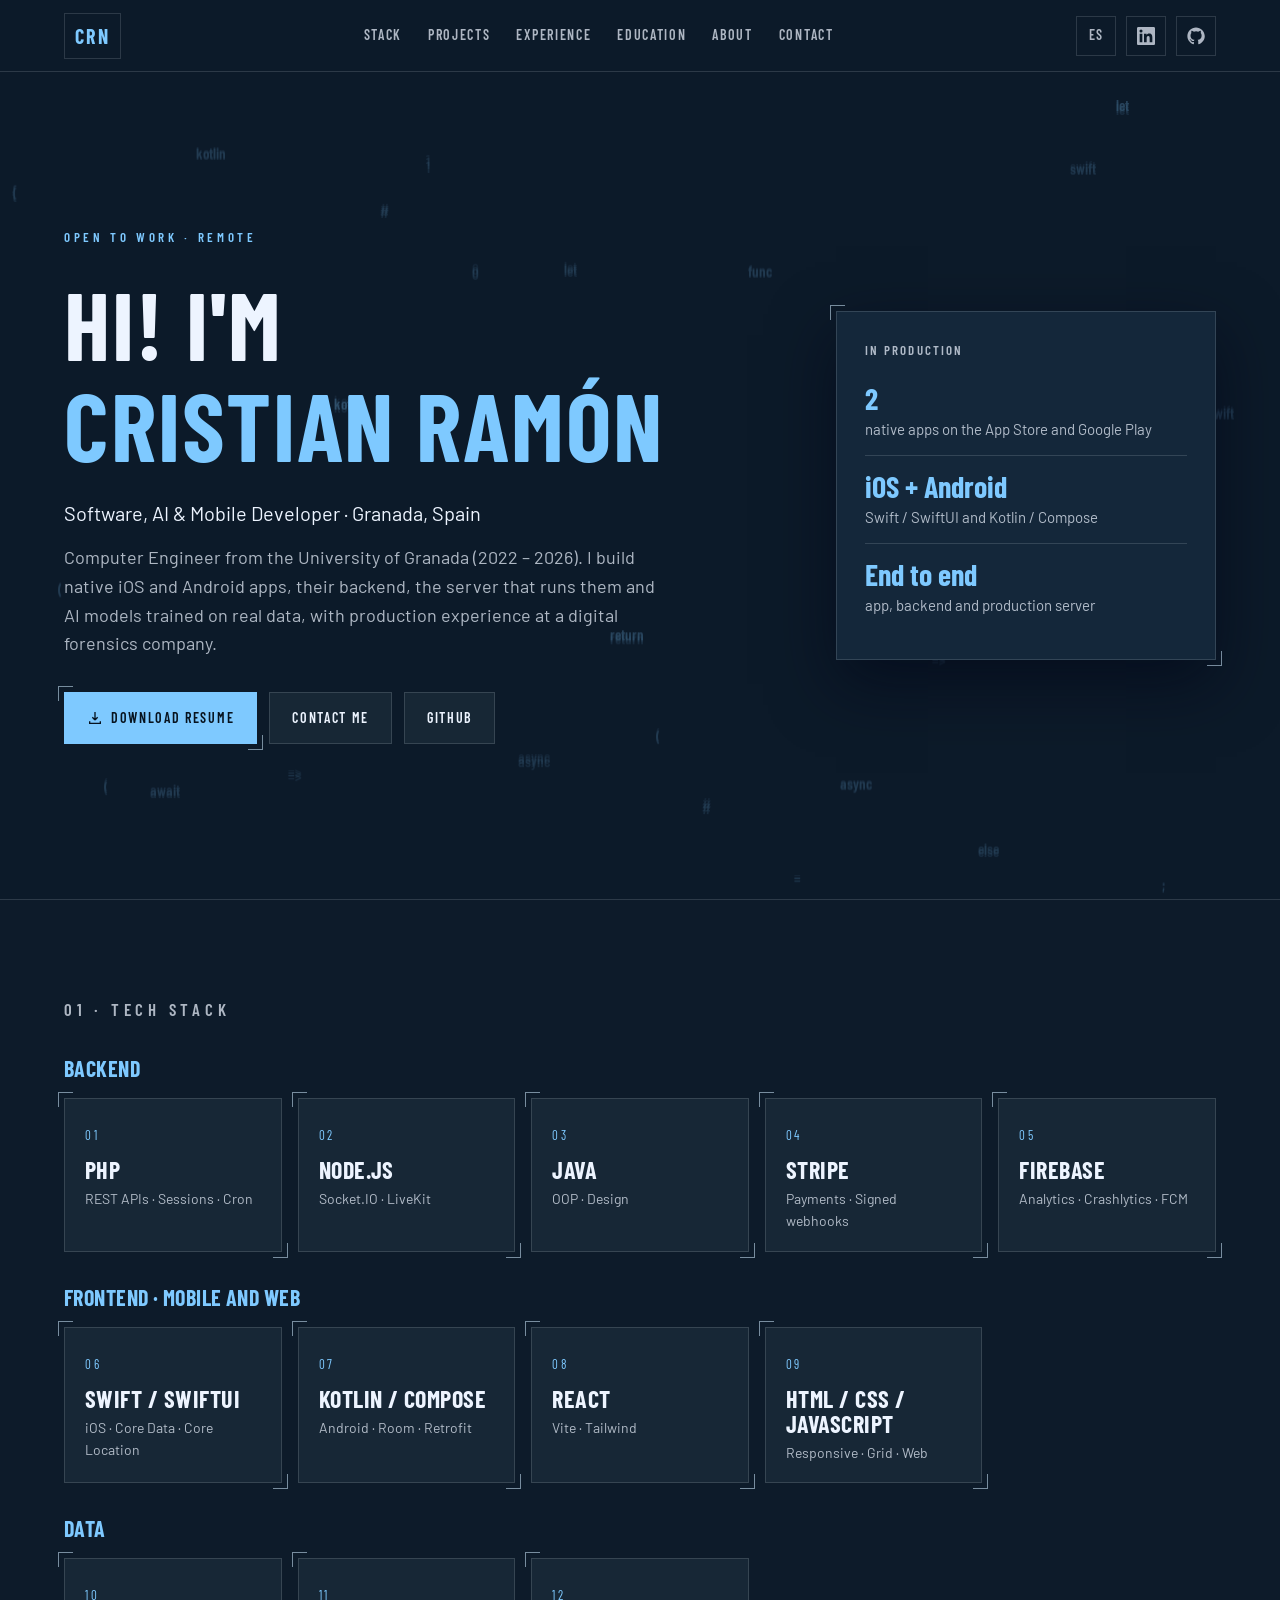
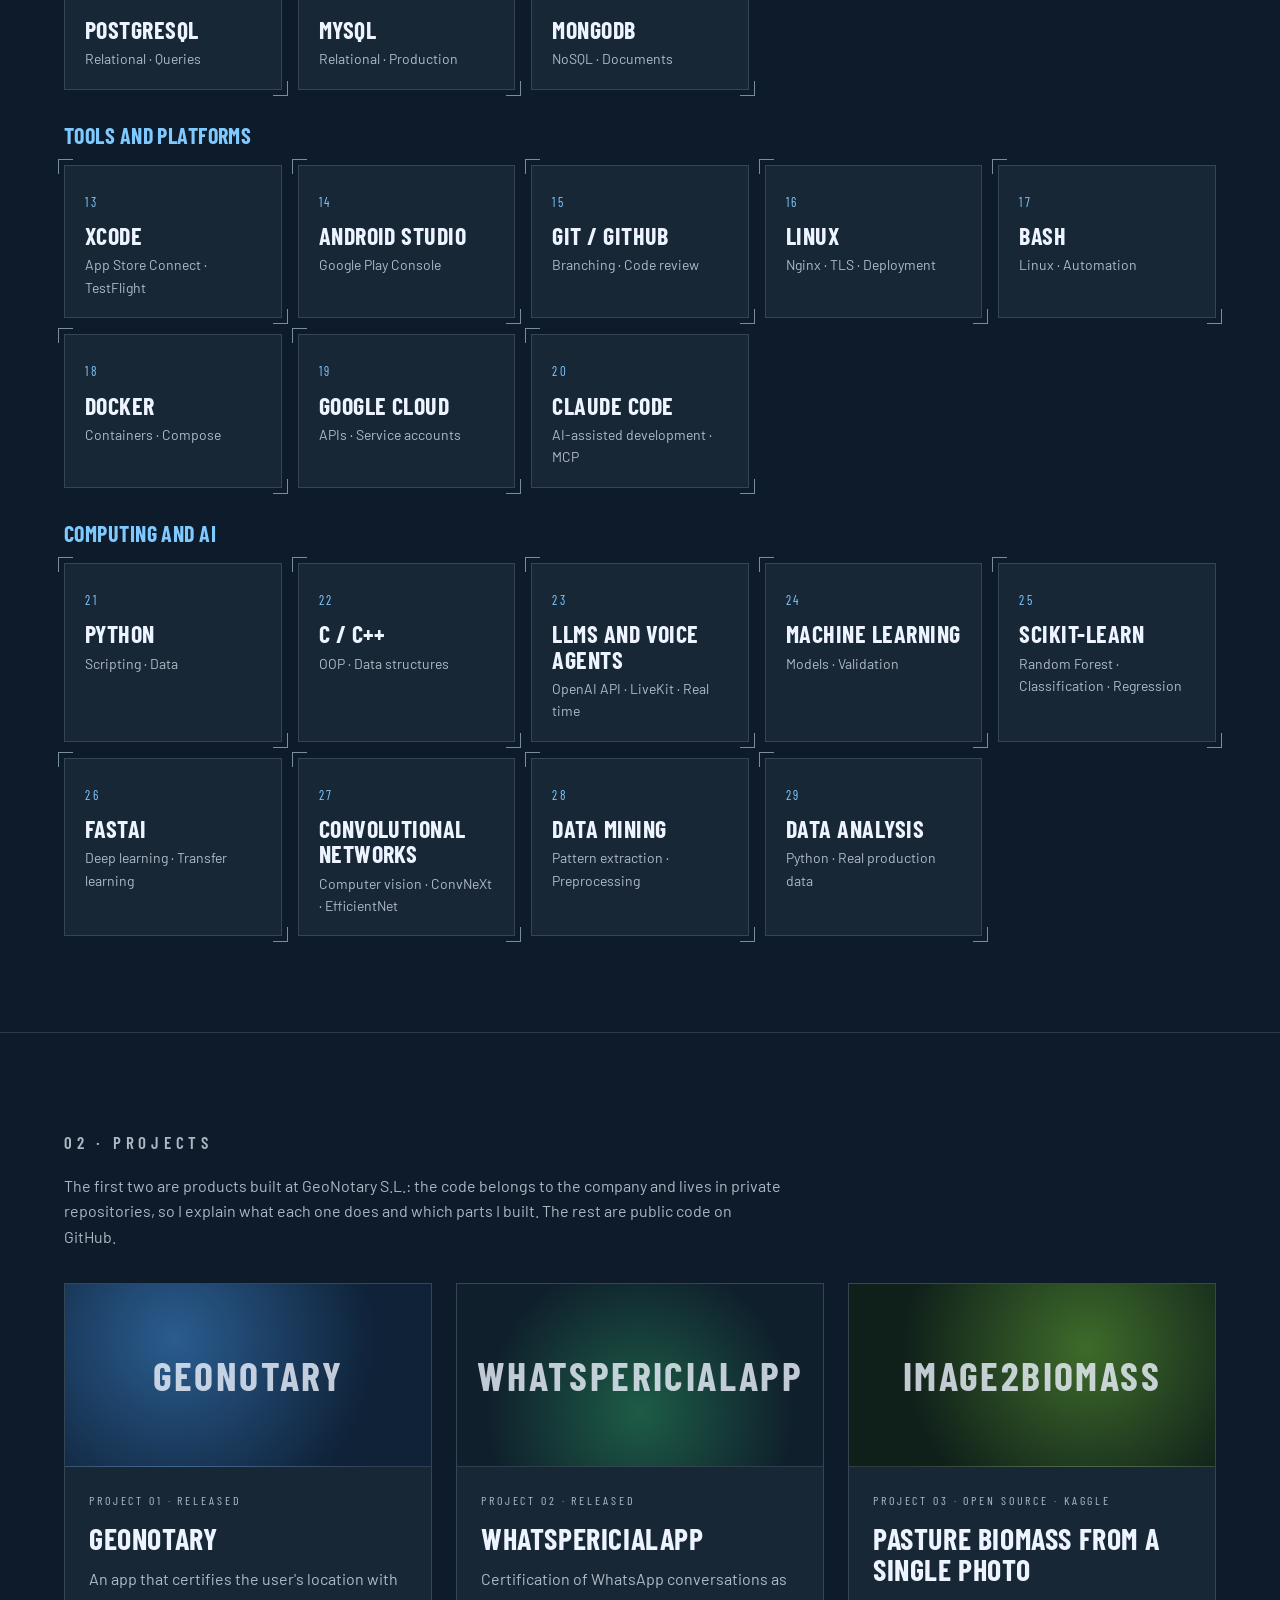
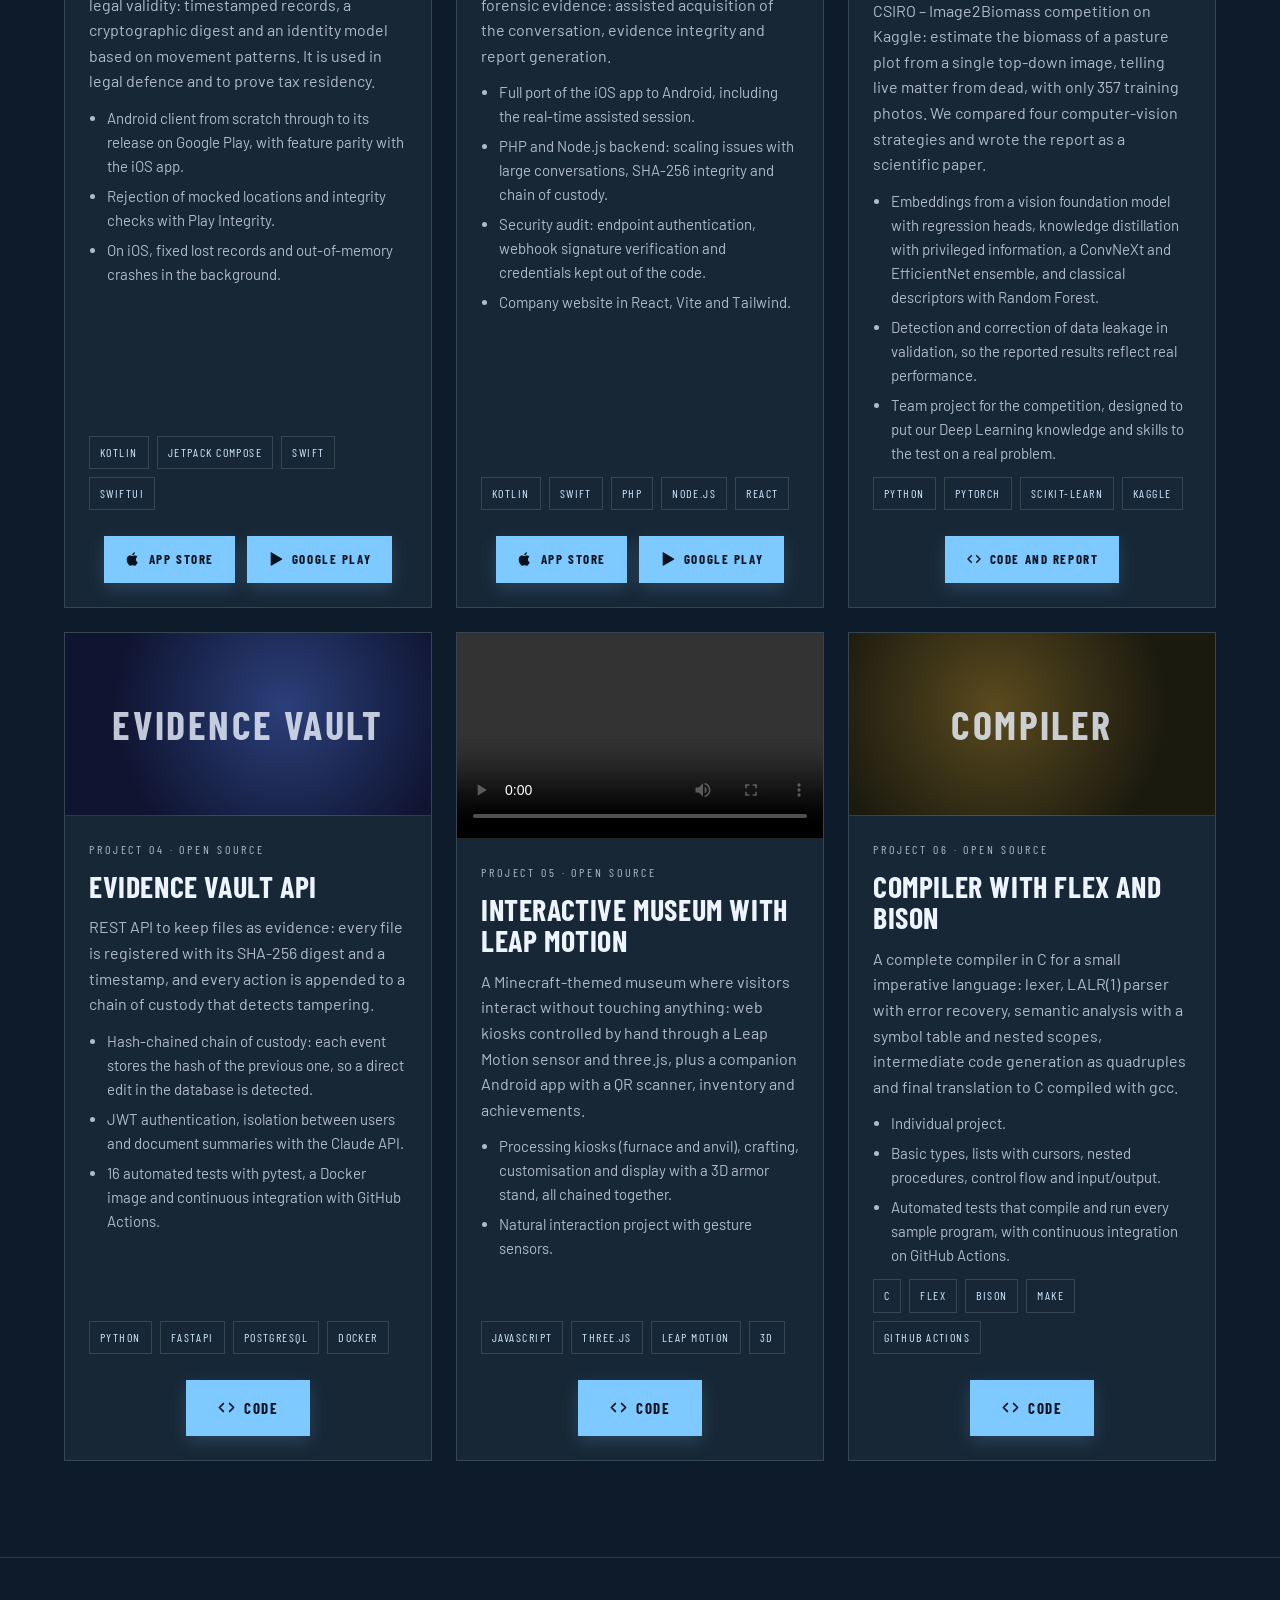
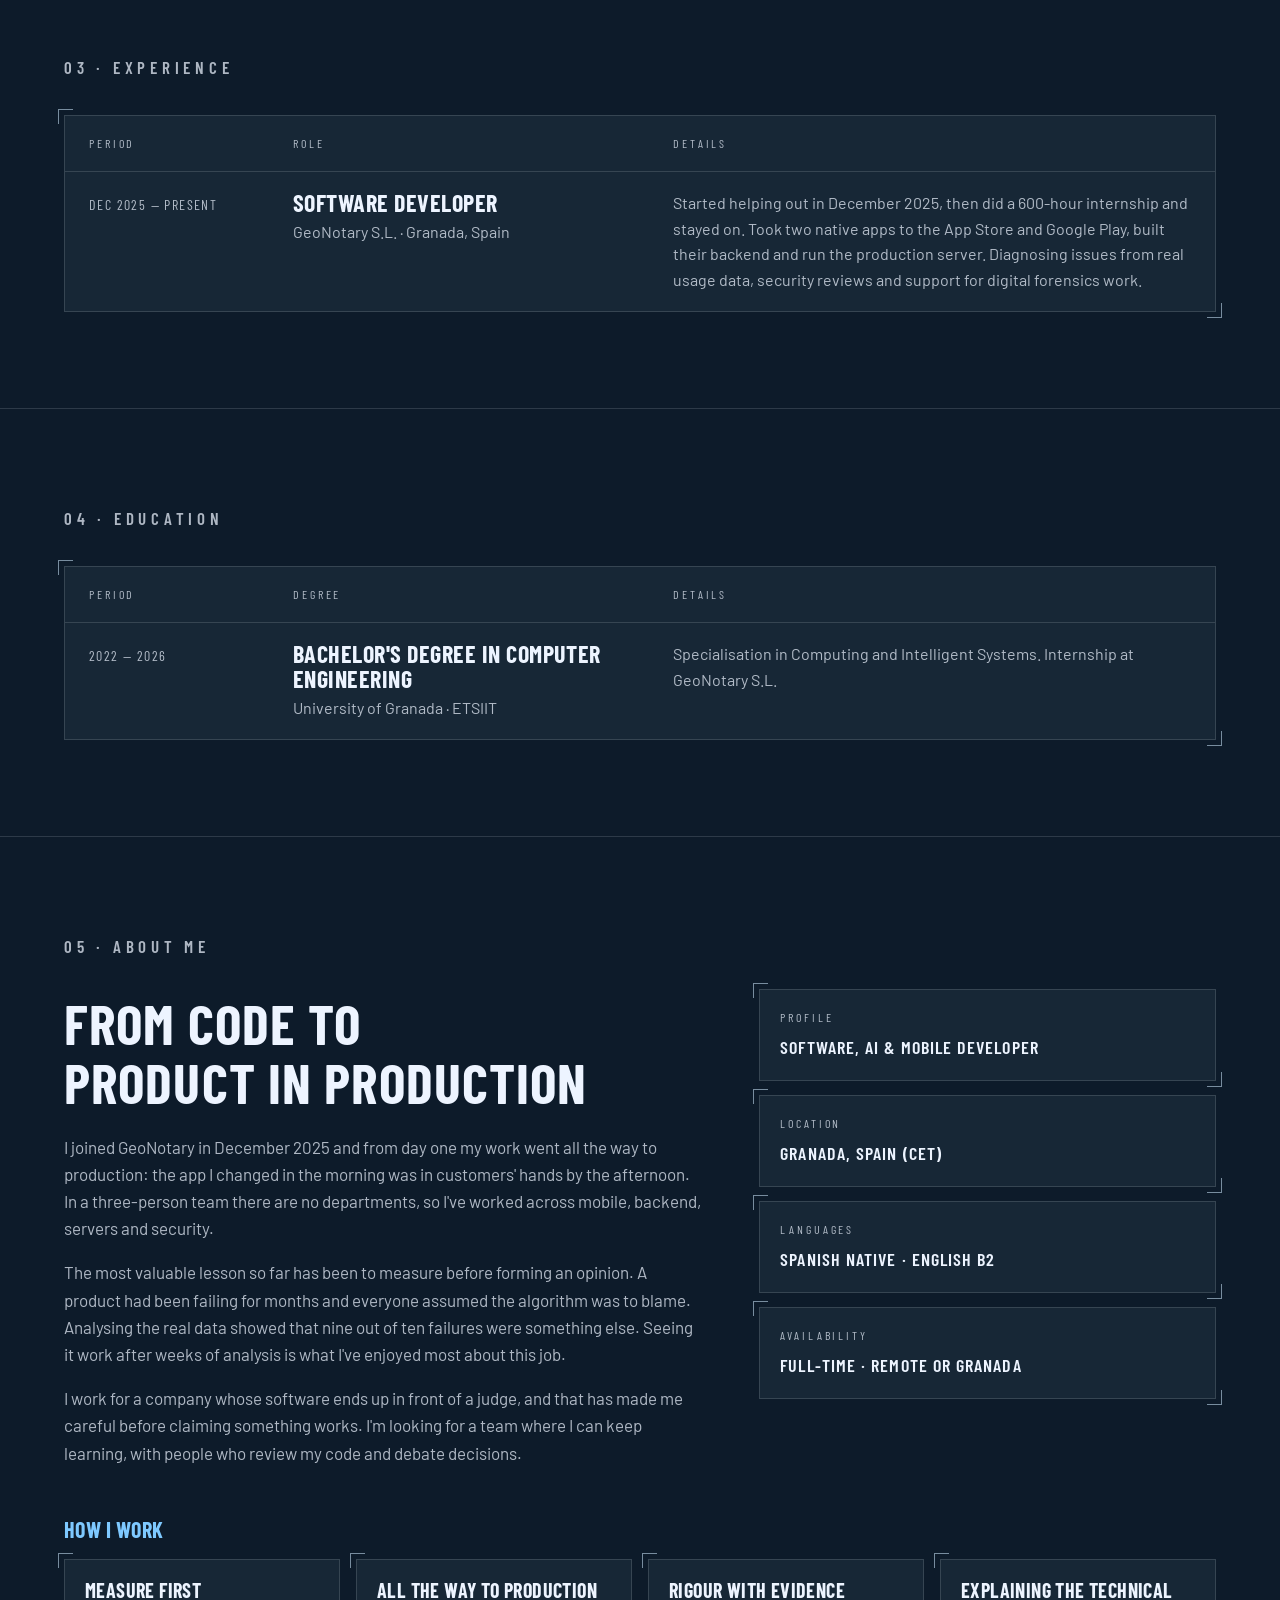
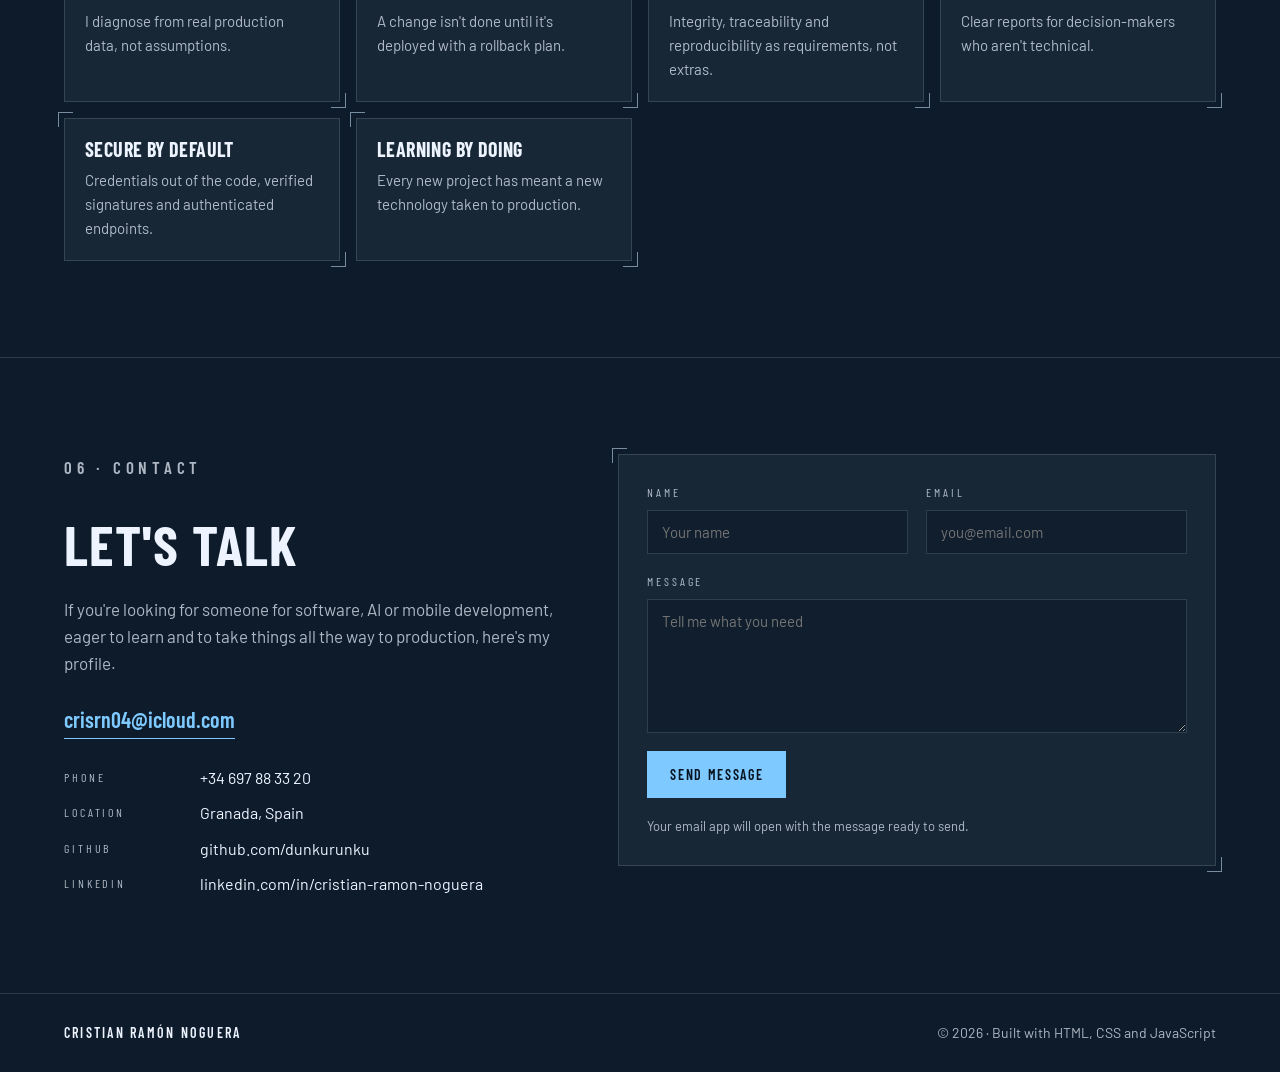
<file: index.html>
<!DOCTYPE html>
<html lang="en">
<head>
  <meta charset="UTF-8">
  <meta name="viewport" content="width=device-width, initial-scale=1.0">
  <title>Cristian Ramón Noguera · Software, AI &amp; Mobile Developer</title>
  <meta name="description" content="Portfolio of Cristian Ramón Noguera, software developer: native iOS and Android apps, backend and systems.">
  <link rel="preconnect" href="https://fonts.googleapis.com">
  <link rel="preconnect" href="https://fonts.gstatic.com" crossorigin>
  <link href="https://fonts.googleapis.com/css2?family=Barlow:wght@400;500;600&family=Barlow+Condensed:wght@500;600;700&display=swap" rel="stylesheet">
  <link rel="icon" href="data:image/svg+xml,%3Csvg xmlns='http://www.w3.org/2000/svg' viewBox='0 0 64 64'%3E%3Crect width='64' height='64' fill='%230d1b2a'/%3E%3Ctext x='32' y='42' font-family='Arial' font-weight='700' font-size='28' fill='%237ec9ff' text-anchor='middle'%3ECR%3C/text%3E%3C/svg%3E">
  <meta property="og:type" content="website">
  <meta property="og:url" content="https://dunkurunku.github.io/">
  <meta property="og:title" content="Cristian Ramón Noguera · Software, AI & Mobile Developer">
  <meta property="og:description" content="Native iOS and Android apps in production, backend and AI. Projects, tech stack and resume.">
  <meta property="og:image" content="https://dunkurunku.github.io/assets/og-image.png">
  <meta property="og:image:width" content="1200">
  <meta property="og:image:height" content="627">
  <meta property="og:locale" content="en_US">
  <meta name="twitter:card" content="summary_large_image">
  <link rel="alternate" hreflang="es" href="https://dunkurunku.github.io/es/">
  <link rel="alternate" hreflang="en" href="https://dunkurunku.github.io/">
  <link rel="stylesheet" href="styles.css?v=11">
</head>
<body>

<header class="nav" id="top">
  <a class="nav__brand" href="#top">CRN</a>
  <nav class="nav__links" id="navLinks">
    <a href="#stack">Stack</a>
    <a href="#projects">Projects</a>
    <a href="#experience">Experience</a>
    <a href="#education">Education</a>
    <a href="#about">About</a>
    <a href="#contact">Contact</a>
  </nav>
  <div class="nav__icons">
    <a href="es/" hreflang="es" lang="es" aria-label="Versión en español" class="icon-btn icon-btn--lang">ES</a>
    <a href="https://www.linkedin.com/in/cristian-ramon-noguera" target="_blank" rel="noopener" aria-label="LinkedIn" class="icon-btn">
      <svg viewBox="0 0 24 24" width="18" height="18" fill="currentColor"><path d="M20.45 20.45h-3.56v-5.57c0-1.33-.02-3.04-1.85-3.04-1.85 0-2.14 1.45-2.14 2.94v5.67H9.35V9h3.41v1.56h.05c.48-.9 1.64-1.85 3.37-1.85 3.6 0 4.27 2.37 4.27 5.46v6.28zM5.34 7.43a2.06 2.06 0 1 1 0-4.13 2.06 2.06 0 0 1 0 4.13zM7.12 20.45H3.56V9h3.56v11.45zM22.22 0H1.77C.79 0 0 .77 0 1.73v20.54C0 23.23.79 24 1.77 24h20.45c.98 0 1.78-.77 1.78-1.73V1.73C24 .77 23.2 0 22.22 0z"/></svg>
    </a>
    <a href="https://github.com/dunkurunku" target="_blank" rel="noopener" aria-label="GitHub" class="icon-btn">
      <svg viewBox="0 0 24 24" width="18" height="18" fill="currentColor"><path d="M12 .5C5.7.5.5 5.7.5 12c0 5.1 3.3 9.4 7.9 10.9.6.1.8-.3.8-.6v-2.2c-3.2.7-3.9-1.4-3.9-1.4-.5-1.3-1.3-1.7-1.3-1.7-1-.7.1-.7.1-.7 1.2.1 1.8 1.2 1.8 1.2 1 1.8 2.8 1.3 3.4 1 .1-.8.4-1.3.7-1.6-2.6-.3-5.3-1.3-5.3-5.7 0-1.3.5-2.3 1.2-3.1-.1-.3-.5-1.5.1-3.1 0 0 1-.3 3.2 1.2a11 11 0 0 1 5.8 0c2.2-1.5 3.2-1.2 3.2-1.2.6 1.6.2 2.8.1 3.1.8.8 1.2 1.8 1.2 3.1 0 4.4-2.7 5.4-5.3 5.7.4.4.8 1.1.8 2.2v3.2c0 .3.2.7.8.6 4.6-1.5 7.9-5.8 7.9-10.9C23.5 5.7 18.3.5 12 .5z"/></svg>
    </a>
    <button class="icon-btn nav__burger" id="burger" aria-label="Menu" aria-expanded="false">
      <span></span><span></span><span></span>
    </button>
  </div>
</header>

<main>

  <!-- HERO -->
  <section class="hero" id="home">
    <canvas class="hero__rain" id="rain" aria-hidden="true"></canvas>
    <div class="container hero__grid">
      <div class="hero__text">
        <p class="eyebrow">Open to work · remote</p>
        <h1 class="hero__title">Hi! I'm<br><span class="accent">Cristian Ramón</span></h1>
        <p class="hero__sub">Software, AI &amp; Mobile Developer · Granada, Spain</p>
        <p class="hero__desc">
          Computer Engineer from the University of Granada (2022 – 2026).
          I build native iOS and Android apps, their backend, the server that runs them
          and AI models trained on real data, with production experience at a digital forensics company.
        </p>
        <div class="hero__actions">
          <a class="btn btn--primary corner" href="assets/Resume-Cristian-Ramon-Noguera.pdf" target="_blank" rel="noopener">
            <svg viewBox="0 0 24 24" width="16" height="16" fill="none" stroke="currentColor" stroke-width="2"><path d="M12 3v12m0 0l-4-4m4 4l4-4M4 17v3h16v-3"/></svg>
            Download resume
          </a>
          <a class="btn" href="#contact">Contact me</a>
          <a class="btn" href="https://github.com/dunkurunku" target="_blank" rel="noopener">GitHub</a>
        </div>
      </div>
      <aside class="hero__card corner">
        <p class="hero__card-k">In production</p>
        <div class="hero__stat"><span class="hero__stat-v">2</span><span class="hero__stat-d">native apps on the App Store and Google Play</span></div>
        <div class="hero__stat"><span class="hero__stat-v">iOS + Android</span><span class="hero__stat-d">Swift / SwiftUI and Kotlin / Compose</span></div>
        <div class="hero__stat"><span class="hero__stat-v">End to end</span><span class="hero__stat-d">app, backend and production server</span></div>
      </aside>
    </div>
  </section>

  <!-- STACK -->
  <section class="section" id="stack">
    <div class="container">
      <p class="section__label">01 · Tech stack</p>

      <h3 class="group-title">Backend</h3>
      <div class="stack-grid">
        <article class="stack-card corner"><span class="stack-card__n">01</span><h4>PHP</h4><p>REST APIs · Sessions · Cron</p></article>
        <article class="stack-card corner"><span class="stack-card__n">02</span><h4>Node.js</h4><p>Socket.IO · LiveKit</p></article>
        <article class="stack-card corner"><span class="stack-card__n">03</span><h4>Java</h4><p>OOP · Design</p></article>
        <article class="stack-card corner"><span class="stack-card__n">04</span><h4>Stripe</h4><p>Payments · Signed webhooks</p></article>
        <article class="stack-card corner"><span class="stack-card__n">05</span><h4>Firebase</h4><p>Analytics · Crashlytics · FCM</p></article>
      </div>

      <h3 class="group-title">Frontend · mobile and web</h3>
      <div class="stack-grid">
        <article class="stack-card corner"><span class="stack-card__n">06</span><h4>Swift / SwiftUI</h4><p>iOS · Core Data · Core Location</p></article>
        <article class="stack-card corner"><span class="stack-card__n">07</span><h4>Kotlin / Compose</h4><p>Android · Room · Retrofit</p></article>
        <article class="stack-card corner"><span class="stack-card__n">08</span><h4>React</h4><p>Vite · Tailwind</p></article>
        <article class="stack-card corner"><span class="stack-card__n">09</span><h4>HTML / CSS / JavaScript</h4><p>Responsive · Grid · Web</p></article>
      </div>


      <h3 class="group-title">Data</h3>
      <div class="stack-grid">
        <article class="stack-card corner"><span class="stack-card__n">10</span><h4>PostgreSQL</h4><p>Relational · Queries</p></article>
        <article class="stack-card corner"><span class="stack-card__n">11</span><h4>MySQL</h4><p>Relational · Production</p></article>
        <article class="stack-card corner"><span class="stack-card__n">12</span><h4>MongoDB</h4><p>NoSQL · Documents</p></article>
      </div>

      <h3 class="group-title">Tools and platforms</h3>
      <div class="stack-grid">
        <article class="stack-card corner"><span class="stack-card__n">13</span><h4>Xcode</h4><p>App Store Connect · TestFlight</p></article>
        <article class="stack-card corner"><span class="stack-card__n">14</span><h4>Android Studio</h4><p>Google Play Console</p></article>
        <article class="stack-card corner"><span class="stack-card__n">15</span><h4>Git / GitHub</h4><p>Branching · Code review</p></article>
        <article class="stack-card corner"><span class="stack-card__n">16</span><h4>Linux</h4><p>Nginx · TLS · Deployment</p></article>
        <article class="stack-card corner"><span class="stack-card__n">17</span><h4>Bash</h4><p>Linux · Automation</p></article>
        <article class="stack-card corner"><span class="stack-card__n">18</span><h4>Docker</h4><p>Containers · Compose</p></article>
        <article class="stack-card corner"><span class="stack-card__n">19</span><h4>Google Cloud</h4><p>APIs · Service accounts</p></article>
        <article class="stack-card corner"><span class="stack-card__n">20</span><h4>Claude Code</h4><p>AI-assisted development · MCP</p></article>
      </div>

      <h3 class="group-title">Computing and AI</h3>
      <div class="stack-grid">
        <article class="stack-card corner"><span class="stack-card__n">21</span><h4>Python</h4><p>Scripting · Data</p></article>
        <article class="stack-card corner"><span class="stack-card__n">22</span><h4>C / C++</h4><p>OOP · Data structures</p></article>
        <article class="stack-card corner"><span class="stack-card__n">23</span><h4>LLMs and voice agents</h4><p>OpenAI API · LiveKit · Real time</p></article>
        <article class="stack-card corner"><span class="stack-card__n">24</span><h4>Machine learning</h4><p>Models · Validation</p></article>
        <article class="stack-card corner"><span class="stack-card__n">25</span><h4>scikit-learn</h4><p>Random Forest · Classification · Regression</p></article>
        <article class="stack-card corner"><span class="stack-card__n">26</span><h4>fastai</h4><p>Deep learning · Transfer learning</p></article>
        <article class="stack-card corner"><span class="stack-card__n">27</span><h4>Convolutional networks</h4><p>Computer vision · ConvNeXt · EfficientNet</p></article>
        <article class="stack-card corner"><span class="stack-card__n">28</span><h4>Data mining</h4><p>Pattern extraction · Preprocessing</p></article>
        <article class="stack-card corner"><span class="stack-card__n">29</span><h4>Data analysis</h4><p>Python · Real production data</p></article>
      </div>
    </div>
  </section>

  <!-- PROJECTS -->
  <section class="section" id="projects">
    <div class="container">
      <p class="section__label">02 · Projects</p>
      <p class="section__note">The first two are products built at GeoNotary S.L.: the code belongs to the company and lives in private repositories, so I explain what each one does and which parts I built. The rest are public code on GitHub.</p>

      <div class="projects">
        <article class="project corner">
          <div class="project__media project__media--geo" aria-hidden="true"><span>GeoNotary</span></div>
          <div class="project__body">
            <p class="project__label">Project 01 · released</p>
            <h3>GeoNotary</h3>
            <p>An app that certifies the user's location with legal validity: timestamped records, a cryptographic digest and an identity model based on movement patterns. It is used in legal defence and to prove tax residency.</p>
            <ul class="project__mine">
              <li>Android client from scratch through to its release on Google Play, with feature parity with the iOS app.</li>
              <li>Rejection of mocked locations and integrity checks with Play Integrity.</li>
              <li>On iOS, fixed lost records and out-of-memory crashes in the background.</li>
            </ul>
            <div class="tags"><span>Kotlin</span><span>Jetpack Compose</span><span>Swift</span><span>SwiftUI</span></div>
            <div class="project__links">
              <a class="btn btn--small" href="https://apps.apple.com/es/app/geonotary/id6742685214" target="_blank" rel="noopener"><svg viewBox="0 0 24 24" width="16" height="16" fill="currentColor" aria-hidden="true"><path d="M16.4 12.6c0-2.6 2.1-3.8 2.2-3.9-1.2-1.8-3.1-2-3.7-2-1.6-.2-3.1.9-3.9.9-.8 0-2-.9-3.4-.9-1.7 0-3.3 1-4.2 2.6-1.8 3.1-.5 7.7 1.3 10.2.9 1.2 1.9 2.6 3.2 2.6 1.3-.1 1.8-.8 3.3-.8 1.6 0 2 .8 3.4.8 1.4 0 2.3-1.3 3.1-2.5 1-1.4 1.4-2.8 1.4-2.9 0 0-2.7-1-2.7-4.1zM13.8 5c.7-.8 1.2-2 1-3.1-1 0-2.2.7-2.9 1.5-.6.7-1.2 1.9-1 3 1.1.1 2.2-.6 2.9-1.4z"/></svg>App Store</a>
              <a class="btn btn--small" href="https://play.google.com/store/apps/details?id=com.geonotary.app" target="_blank" rel="noopener"><svg viewBox="0 0 24 24" width="16" height="16" fill="currentColor" aria-hidden="true"><path d="M4 2.6v18.8c0 .5.5.8.9.6l16.3-9.4c.4-.2.4-.8 0-1L4.9 2c-.4-.2-.9.1-.9.6z"/></svg>Google Play</a>
            </div>
          </div>
        </article>
        <article class="project corner">
          <div class="project__media project__media--wp" aria-hidden="true"><span>WhatsPericialApp</span></div>
          <div class="project__body">
            <p class="project__label">Project 02 · released</p>
            <h3>WhatsPericialApp</h3>
            <p>Certification of WhatsApp conversations as forensic evidence: assisted acquisition of the conversation, evidence integrity and report generation.</p>
            <ul class="project__mine">
              <li>Full port of the iOS app to Android, including the real-time assisted session.</li>
              <li>PHP and Node.js backend: scaling issues with large conversations, SHA-256 integrity and chain of custody.</li>
              <li>Security audit: endpoint authentication, webhook signature verification and credentials kept out of the code.</li>
              <li>Company website in React, Vite and Tailwind.</li>
            </ul>
            <div class="tags"><span>Kotlin</span><span>Swift</span><span>PHP</span><span>Node.js</span><span>React</span></div>
            <div class="project__links">
              <a class="btn btn--small" href="https://apps.apple.com/es/app/whatspericialapp/id6772326675" target="_blank" rel="noopener"><svg viewBox="0 0 24 24" width="16" height="16" fill="currentColor" aria-hidden="true"><path d="M16.4 12.6c0-2.6 2.1-3.8 2.2-3.9-1.2-1.8-3.1-2-3.7-2-1.6-.2-3.1.9-3.9.9-.8 0-2-.9-3.4-.9-1.7 0-3.3 1-4.2 2.6-1.8 3.1-.5 7.7 1.3 10.2.9 1.2 1.9 2.6 3.2 2.6 1.3-.1 1.8-.8 3.3-.8 1.6 0 2 .8 3.4.8 1.4 0 2.3-1.3 3.1-2.5 1-1.4 1.4-2.8 1.4-2.9 0 0-2.7-1-2.7-4.1zM13.8 5c.7-.8 1.2-2 1-3.1-1 0-2.2.7-2.9 1.5-.6.7-1.2 1.9-1 3 1.1.1 2.2-.6 2.9-1.4z"/></svg>App Store</a>
              <a class="btn btn--small" href="https://play.google.com/store/apps/details?id=com.whatspericial.app" target="_blank" rel="noopener"><svg viewBox="0 0 24 24" width="16" height="16" fill="currentColor" aria-hidden="true"><path d="M4 2.6v18.8c0 .5.5.8.9.6l16.3-9.4c.4-.2.4-.8 0-1L4.9 2c-.4-.2-.9.1-.9.6z"/></svg>Google Play</a>
            </div>
          </div>
        </article>
        <article class="project corner">
          <div class="project__media project__media--bio" aria-hidden="true"><span>Image2Biomass</span></div>
          <div class="project__body">
            <p class="project__label">Project 03 · open source · Kaggle</p>
            <h3>Pasture biomass from a single photo</h3>
            <p>CSIRO – Image2Biomass competition on Kaggle: estimate the biomass of a pasture plot from a single top-down image, telling live matter from dead, with only 357 training photos. We compared four computer-vision strategies and wrote the report as a scientific paper.</p>
            <ul class="project__mine">
              <li>Embeddings from a vision foundation model with regression heads, knowledge distillation with privileged information, a ConvNeXt and EfficientNet ensemble, and classical descriptors with Random Forest.</li>
              <li>Detection and correction of data leakage in validation, so the reported results reflect real performance.</li>
              <li>Team project for the competition, designed to put our Deep Learning knowledge and skills to the test on a real problem.</li>
            </ul>
            <div class="tags"><span>Python</span><span>PyTorch</span><span>scikit-learn</span><span>Kaggle</span></div>
            <div class="project__links">
              <a class="btn btn--small" href="https://github.com/dunkurunku/image2biomass-kaggle" target="_blank" rel="noopener"><svg viewBox="0 0 24 24" width="16" height="16" fill="none" stroke="currentColor" stroke-width="2.2" stroke-linecap="round" stroke-linejoin="round" aria-hidden="true"><path d="M8 7l-5 5 5 5M16 7l5 5-5 5"/></svg>Code and report</a>
            </div>
          </div>
        </article>
        <article class="project corner">
          <div class="project__media project__media--vault" aria-hidden="true"><span>Evidence Vault</span></div>
          <div class="project__body">
            <p class="project__label">Project 04 · open source</p>
            <h3>Evidence Vault API</h3>
            <p>REST API to keep files as evidence: every file is registered with its SHA-256 digest and a timestamp, and every action is appended to a chain of custody that detects tampering.</p>
            <ul class="project__mine">
              <li>Hash-chained chain of custody: each event stores the hash of the previous one, so a direct edit in the database is detected.</li>
              <li>JWT authentication, isolation between users and document summaries with the Claude API.</li>
              <li>16 automated tests with pytest, a Docker image and continuous integration with GitHub Actions.</li>
            </ul>
            <div class="tags"><span>Python</span><span>FastAPI</span><span>PostgreSQL</span><span>Docker</span></div>
            <div class="project__links">
              <a class="btn btn--small btn--big" href="https://github.com/dunkurunku/evidence-vault-api" target="_blank" rel="noopener"><svg viewBox="0 0 24 24" width="16" height="16" fill="none" stroke="currentColor" stroke-width="2.2" stroke-linecap="round" stroke-linejoin="round" aria-hidden="true"><path d="M8 7l-5 5 5 5M16 7l5 5-5 5"/></svg>Code</a>
            </div>
          </div>
        </article>
        <article class="project corner">
          <div class="project__media project__media--video" aria-hidden="true">
            <video controls preload="metadata" playsinline poster="">
              <source src="assets/museo-demo.mp4" type="video/mp4">
            </video>
          </div>
          <div class="project__body">
            <p class="project__label">Project 05 · open source</p>
            <h3>Interactive museum with Leap Motion</h3>
            <p>A Minecraft-themed museum where visitors interact without touching anything: web kiosks controlled by hand through a Leap Motion sensor and three.js, plus a companion Android app with a QR scanner, inventory and achievements.</p>
            <ul class="project__mine">
              <li>Processing kiosks (furnace and anvil), crafting, customisation and display with a 3D armor stand, all chained together.</li>
              <li>Natural interaction project with gesture sensors.</li>
            </ul>
            <div class="tags"><span>JavaScript</span><span>three.js</span><span>Leap Motion</span><span>3D</span></div>
            <div class="project__links">
              <a class="btn btn--small btn--big" href="https://github.com/dunkurunku/museo-minecraft" target="_blank" rel="noopener"><svg viewBox="0 0 24 24" width="16" height="16" fill="none" stroke="currentColor" stroke-width="2.2" stroke-linecap="round" stroke-linejoin="round" aria-hidden="true"><path d="M8 7l-5 5 5 5M16 7l5 5-5 5"/></svg>Code</a>
            </div>
          </div>
        </article>
        <article class="project corner">
          <div class="project__media project__media--comp" aria-hidden="true"><span>Compiler</span></div>
          <div class="project__body">
            <p class="project__label">Project 06 · open source</p>
            <h3>Compiler with Flex and Bison</h3>
            <p>A complete compiler in C for a small imperative language: lexer, LALR(1) parser with error recovery, semantic analysis with a symbol table and nested scopes, intermediate code generation as quadruples and final translation to C compiled with gcc.</p>
            <ul class="project__mine">
              <li>Individual project.</li>
              <li>Basic types, lists with cursors, nested procedures, control flow and input/output.</li>
              <li>Automated tests that compile and run every sample program, with continuous integration on GitHub Actions.</li>
            </ul>
            <div class="tags"><span>C</span><span>Flex</span><span>Bison</span><span>Make</span><span>GitHub Actions</span></div>
            <div class="project__links">
              <a class="btn btn--small btn--big" href="https://github.com/dunkurunku/compilador-flex-bison" target="_blank" rel="noopener"><svg viewBox="0 0 24 24" width="16" height="16" fill="none" stroke="currentColor" stroke-width="2.2" stroke-linecap="round" stroke-linejoin="round" aria-hidden="true"><path d="M8 7l-5 5 5 5M16 7l5 5-5 5"/></svg>Code</a>
            </div>
          </div>
        </article>
      </div>
    </div>
  </section>

  <!-- EXPERIENCE -->
  <section class="section" id="experience">
    <div class="container">
      <p class="section__label">03 · Experience</p>
      <div class="table corner">
        <div class="table__head"><span>Period</span><span>Role</span><span>Details</span></div>
        <div class="table__row">
          <span class="table__period">Dec 2025 — present</span>
          <div>
            <h3>Software Developer</h3>
            <p class="muted">GeoNotary S.L. · Granada, Spain</p>
          </div>
          <div>
            <p>Started helping out in December 2025, then did a 600-hour internship and stayed on. Took two native apps to the App Store and Google Play, built their backend and run the production server. Diagnosing issues from real usage data, security reviews and support for digital forensics work.</p>
          </div>
        </div>
      </div>
    </div>
  </section>

  <!-- EDUCATION -->
  <section class="section" id="education">
    <div class="container">
      <p class="section__label">04 · Education</p>
      <div class="table corner">
        <div class="table__head"><span>Period</span><span>Degree</span><span>Details</span></div>
        <div class="table__row">
          <span class="table__period">2022 — 2026</span>
          <div>
            <h3>Bachelor's degree in Computer Engineering</h3>
            <p class="muted">University of Granada · ETSIIT</p>
          </div>
          <div>
            <p>Specialisation in Computing and Intelligent Systems. Internship at GeoNotary S.L.</p>
          </div>
        </div>
      </div>
    </div>
  </section>

  <!-- ABOUT -->
  <section class="section" id="about">
    <div class="container about">
      <div class="about__text">
        <p class="section__label">05 · About me</p>
        <h2>From code to<br>product in production</h2>
        <p>I joined GeoNotary in December 2025 and from day one my work went all the way to production: the app I changed in the morning was in customers' hands by the afternoon. In a three-person team there are no departments, so I've worked across mobile, backend, servers and security.</p>
        <p>The most valuable lesson so far has been to measure before forming an opinion. A product had been failing for months and everyone assumed the algorithm was to blame. Analysing the real data showed that nine out of ten failures were something else. Seeing it work after weeks of analysis is what I've enjoyed most about this job.</p>
        <p>I work for a company whose software ends up in front of a judge, and that has made me careful before claiming something works. I'm looking for a team where I can keep learning, with people who review my code and debate decisions.</p>
      </div>
      <aside class="facts">
        <div class="fact corner"><span class="fact__k">Profile</span><span class="fact__v">Software, AI &amp; Mobile Developer</span></div>
        <div class="fact corner"><span class="fact__k">Location</span><span class="fact__v">Granada, Spain (CET)</span></div>
        <div class="fact corner"><span class="fact__k">Languages</span><span class="fact__v">Spanish native · English B2</span></div>
        <div class="fact corner"><span class="fact__k">Availability</span><span class="fact__v">Full-time · remote or Granada</span></div>
      </aside>
    </div>

    <div class="container">
      <h3 class="group-title">How I work</h3>
      <div class="how-grid">
        <div class="how corner"><h4>Measure first</h4><p>I diagnose from real production data, not assumptions.</p></div>
        <div class="how corner"><h4>All the way to production</h4><p>A change isn't done until it's deployed with a rollback plan.</p></div>
        <div class="how corner"><h4>Rigour with evidence</h4><p>Integrity, traceability and reproducibility as requirements, not extras.</p></div>
        <div class="how corner"><h4>Explaining the technical</h4><p>Clear reports for decision-makers who aren't technical.</p></div>
        <div class="how corner"><h4>Secure by default</h4><p>Credentials out of the code, verified signatures and authenticated endpoints.</p></div>
        <div class="how corner"><h4>Learning by doing</h4><p>Every new project has meant a new technology taken to production.</p></div>
      </div>
    </div>
  </section>

  <!-- CONTACT -->
  <section class="section" id="contact">
    <div class="container contact">
      <div class="contact__text">
        <p class="section__label">06 · Contact</p>
        <h2>Let's talk</h2>
        <p>If you're looking for someone for software, AI or mobile development, eager to learn and to take things all the way to production, here's my profile.</p>
        <a class="contact__mail" href="mailto:crisrn04@icloud.com">crisrn04@icloud.com</a>
        <dl class="contact__meta">
          <dt>Phone</dt><dd><a href="tel:+34697883320">+34 697 88 33 20</a></dd>
          <dt>Location</dt><dd>Granada, Spain</dd>
          <dt>GitHub</dt><dd><a href="https://github.com/dunkurunku" target="_blank" rel="noopener">github.com/dunkurunku</a></dd>
          <dt>LinkedIn</dt><dd><a href="https://www.linkedin.com/in/cristian-ramon-noguera" target="_blank" rel="noopener">linkedin.com/in/cristian-ramon-noguera</a></dd>
        </dl>
      </div>
      <form class="form corner" id="contactForm">
        <div class="form__row">
          <label>Name<input type="text" name="nombre" placeholder="Your name" required></label>
          <label>Email<input type="email" name="email" placeholder="you@email.com" required></label>
        </div>
        <label>Message<textarea name="mensaje" rows="6" placeholder="Tell me what you need" required></textarea></label>
        <button class="btn btn--primary" type="submit">Send message</button>
        <p class="form__hint">Your email app will open with the message ready to send.</p>
      </form>
    </div>
  </section>

</main>

<footer class="footer">
  <div class="container footer__grid">
    <span class="footer__brand">Cristian Ramón Noguera</span>
    <span class="muted">© 2026 · Built with HTML, CSS and JavaScript</span>
  </div>
</footer>

<script src="main.js?v=4"></script>
</body>
</html>
</file>
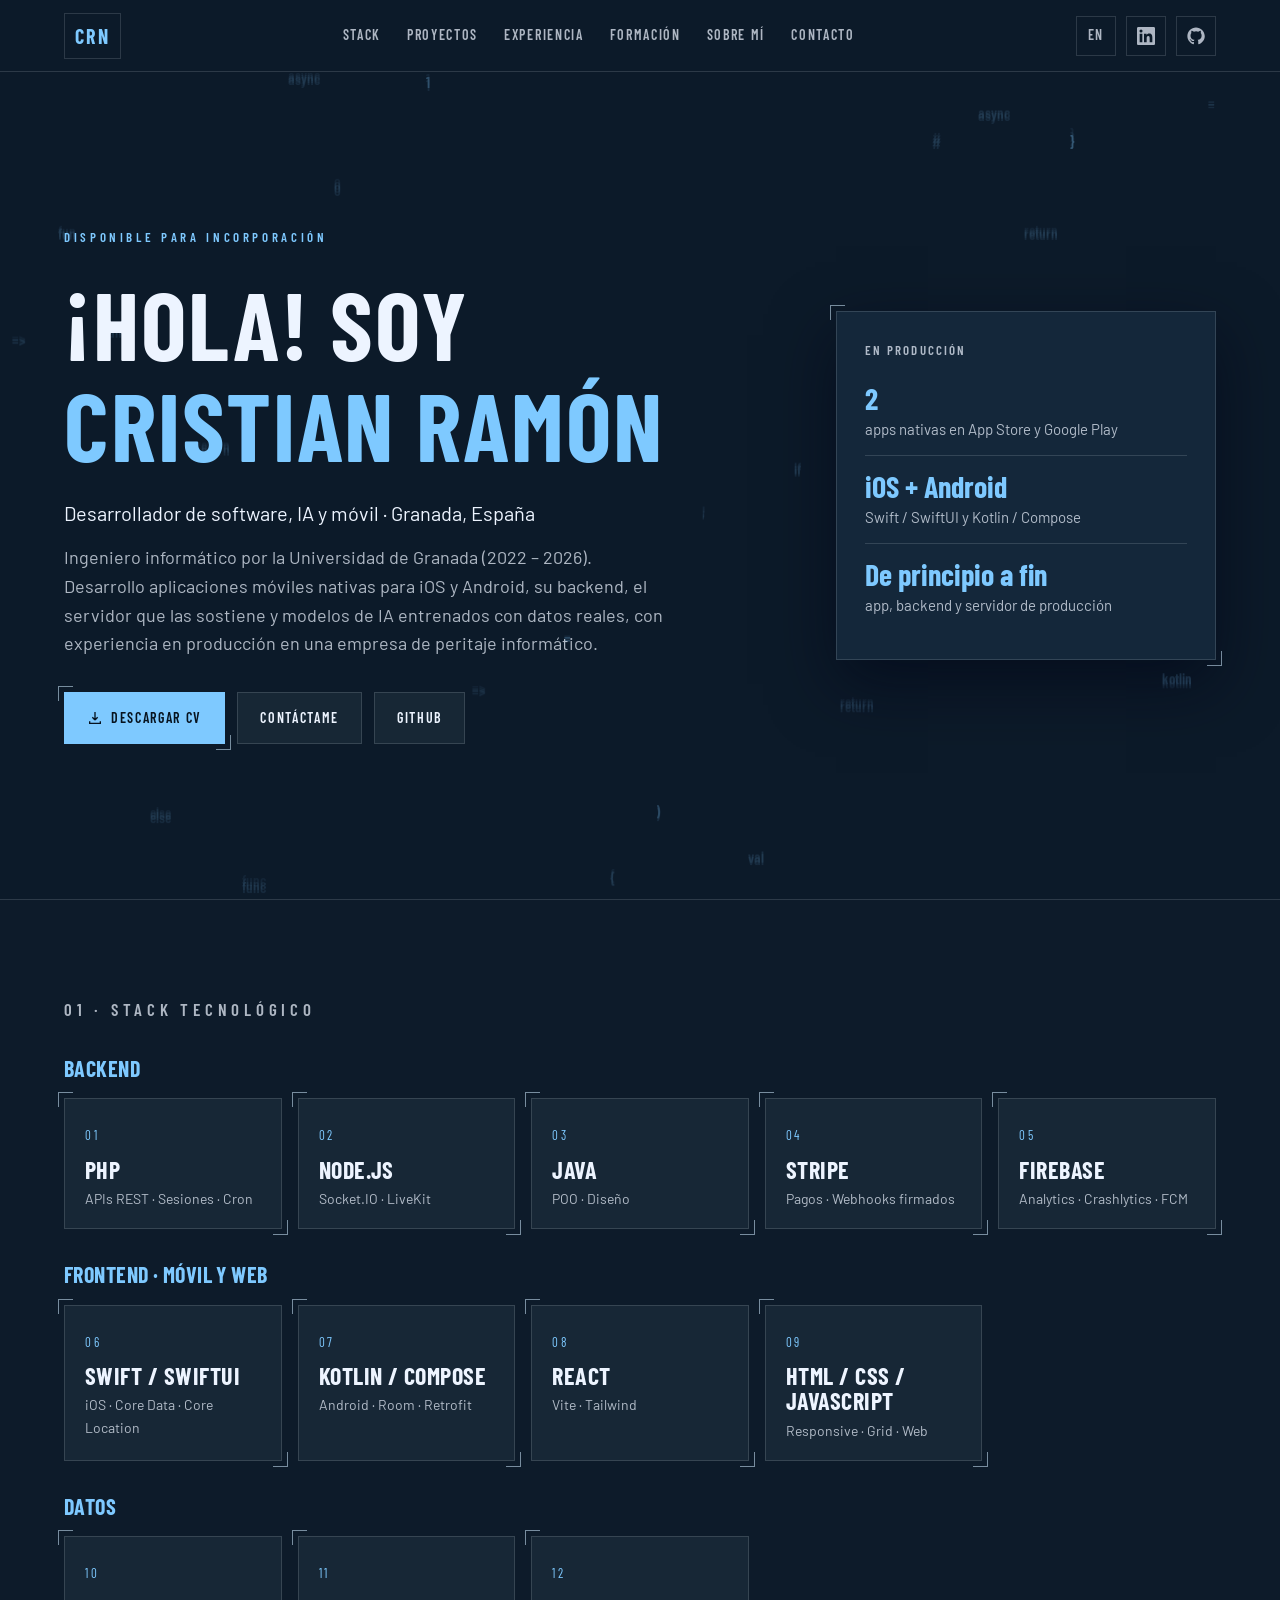
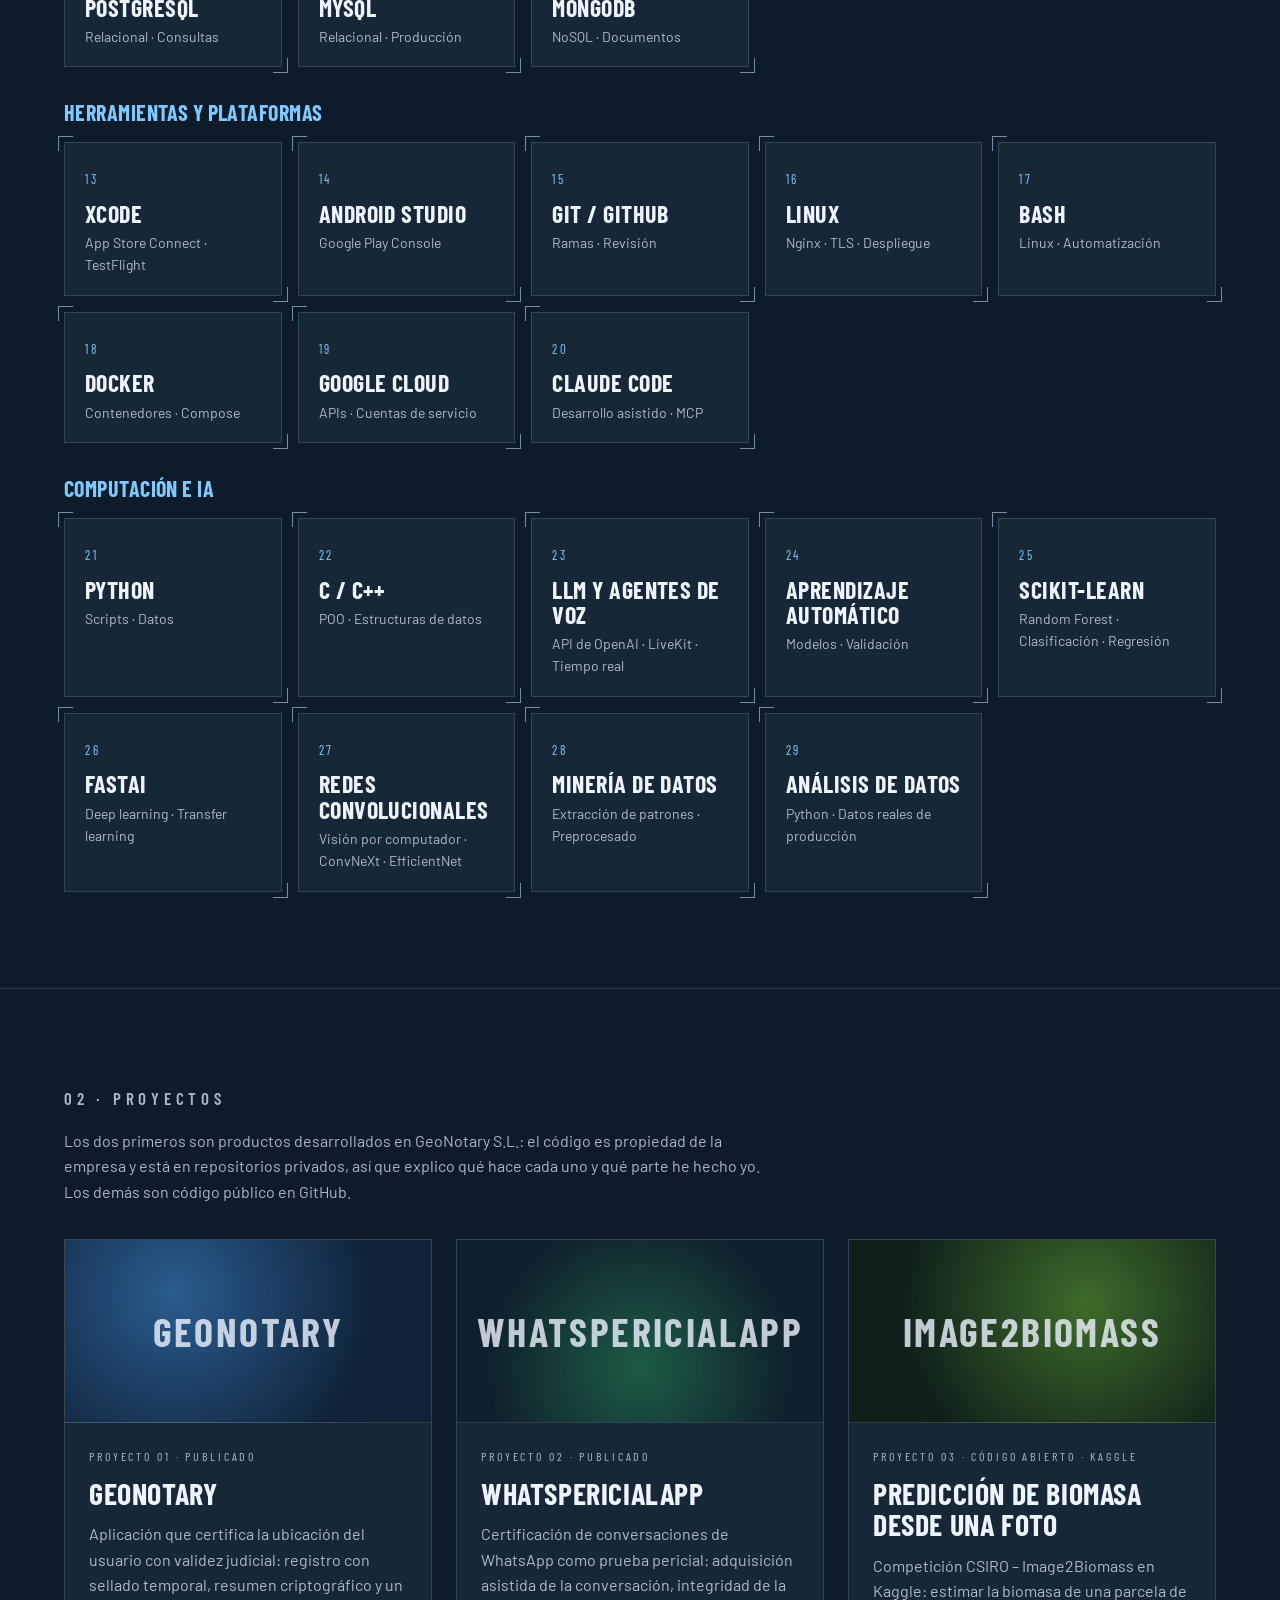
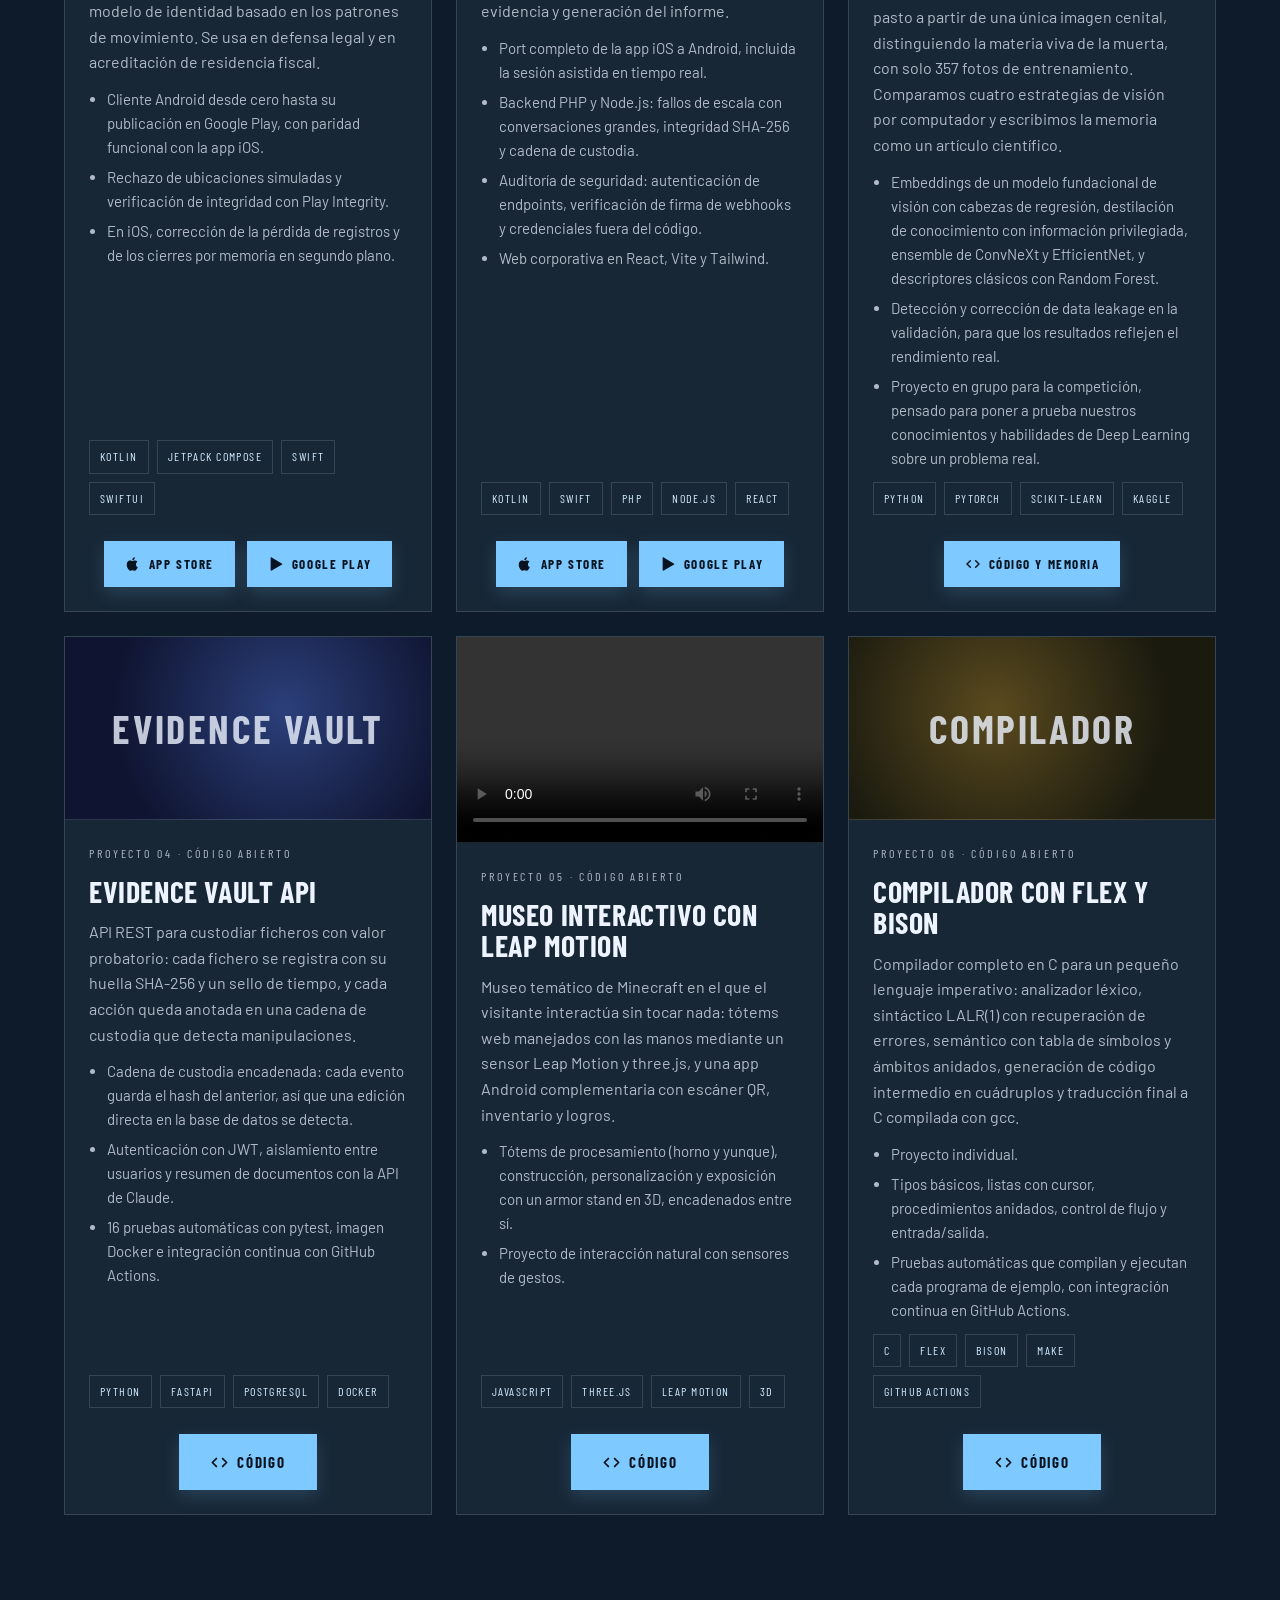
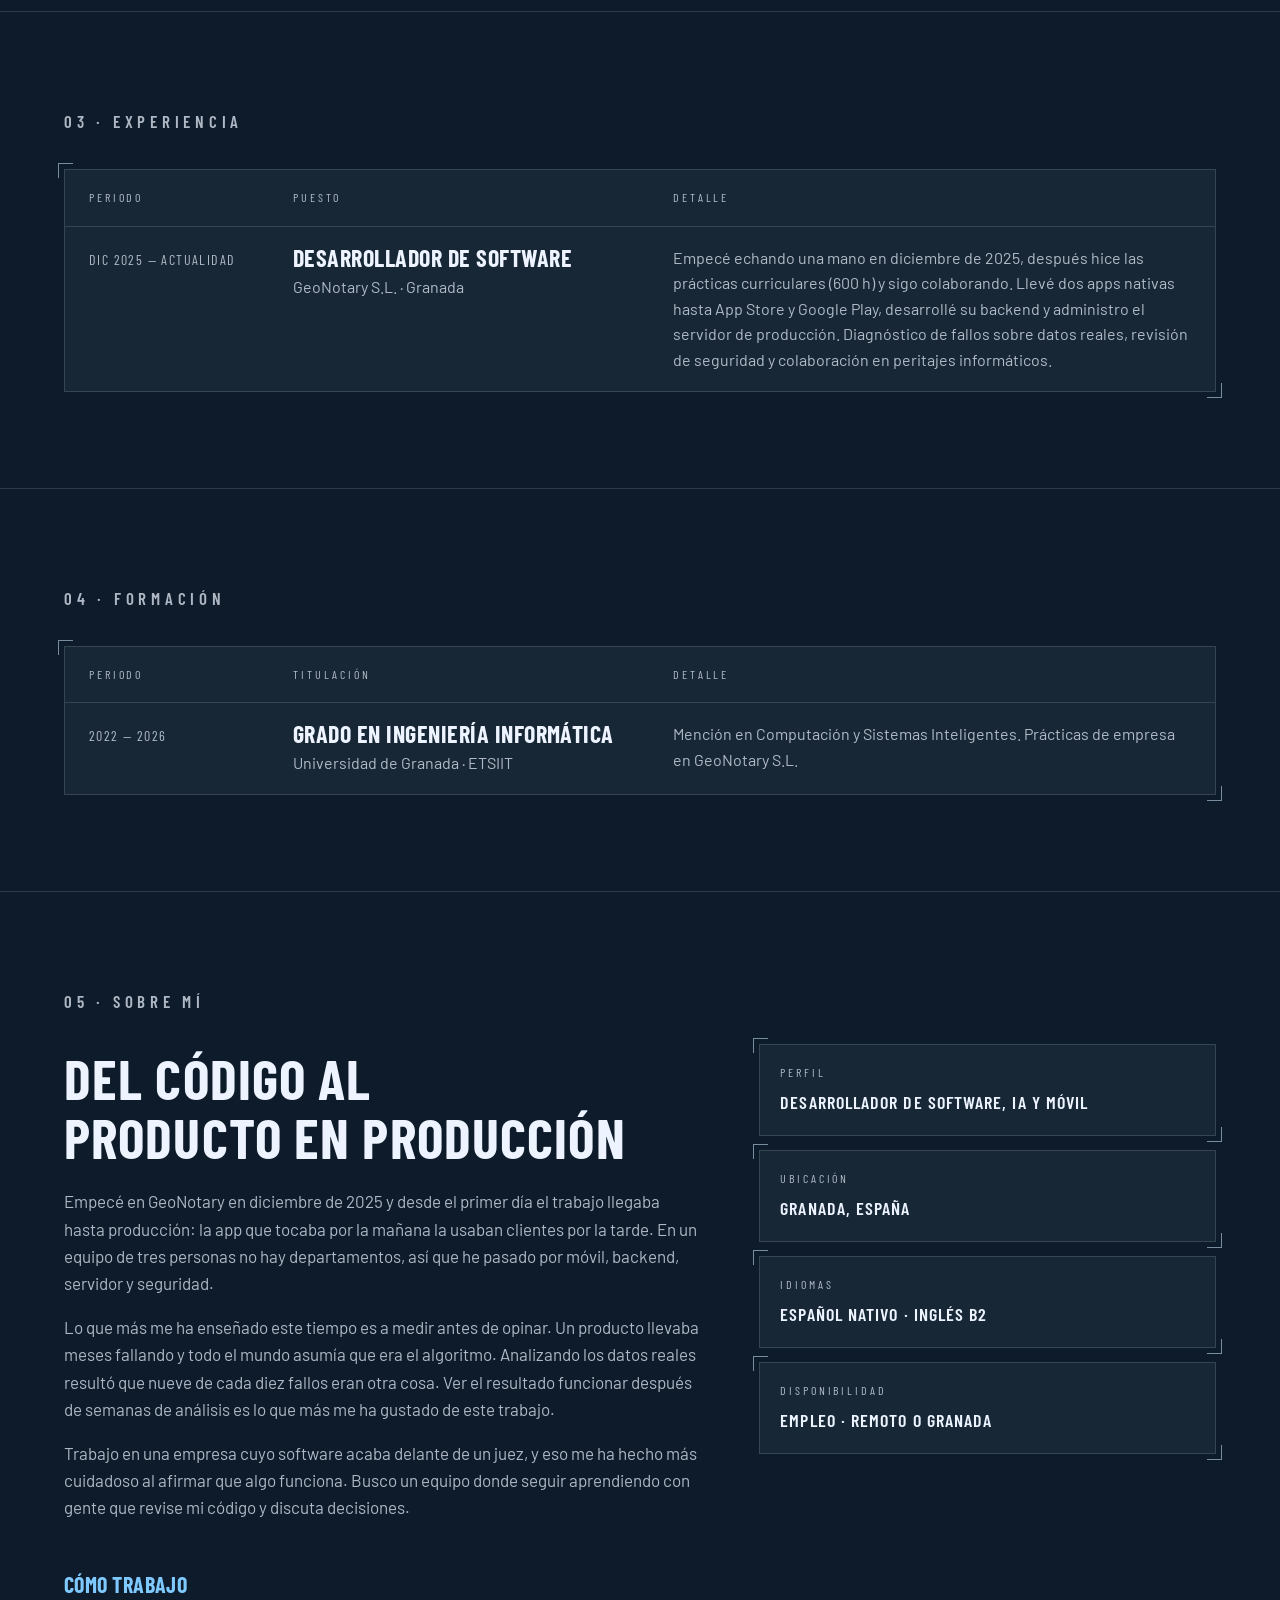
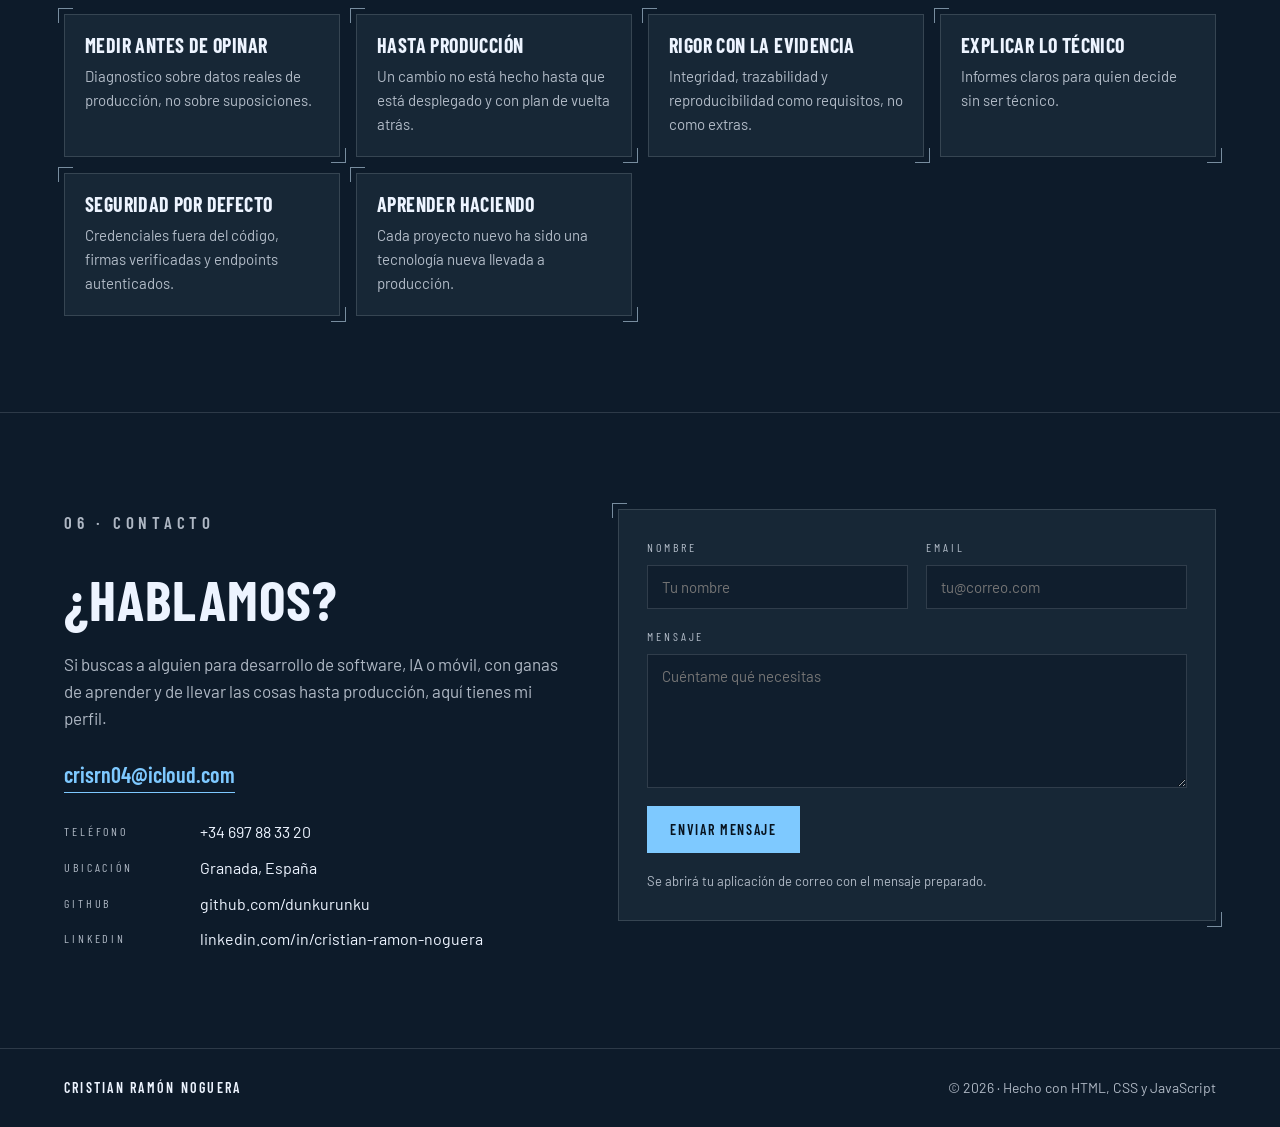
<file: es/index.html>
<!DOCTYPE html>
<html lang="es">
<head>
  <meta charset="UTF-8">
  <meta name="viewport" content="width=device-width, initial-scale=1.0">
  <title>Cristian Ramón Noguera · Desarrollador de software, IA y móvil</title>
  <meta name="description" content="Portfolio de Cristian Ramón Noguera, desarrollador de software: aplicaciones móviles nativas iOS y Android, backend y sistemas.">
  <link rel="preconnect" href="https://fonts.googleapis.com">
  <link rel="preconnect" href="https://fonts.gstatic.com" crossorigin>
  <link href="https://fonts.googleapis.com/css2?family=Barlow:wght@400;500;600&family=Barlow+Condensed:wght@500;600;700&display=swap" rel="stylesheet">
  <link rel="icon" href="data:image/svg+xml,%3Csvg xmlns='http://www.w3.org/2000/svg' viewBox='0 0 64 64'%3E%3Crect width='64' height='64' fill='%230d1b2a'/%3E%3Ctext x='32' y='42' font-family='Arial' font-weight='700' font-size='28' fill='%237ec9ff' text-anchor='middle'%3ECR%3C/text%3E%3C/svg%3E">
  <meta property="og:type" content="website">
  <meta property="og:url" content="https://dunkurunku.github.io/es/">
  <meta property="og:title" content="Cristian Ramón Noguera · Desarrollador de software, IA y móvil">
  <meta property="og:description" content="Apps nativas iOS y Android en producción, backend e IA. Proyectos, stack y currículum.">
  <meta property="og:image" content="https://dunkurunku.github.io/assets/og-image.png">
  <meta property="og:image:width" content="1200">
  <meta property="og:image:height" content="627">
  <meta property="og:locale" content="es_ES">
  <meta name="twitter:card" content="summary_large_image">
  <link rel="alternate" hreflang="es" href="https://dunkurunku.github.io/es/">
  <link rel="alternate" hreflang="en" href="https://dunkurunku.github.io/">
  <link rel="stylesheet" href="../styles.css?v=11">
</head>
<body>

<header class="nav" id="top">
  <a class="nav__brand" href="#top">CRN</a>
  <nav class="nav__links" id="navLinks">
    <a href="#stack">Stack</a>
    <a href="#proyectos">Proyectos</a>
    <a href="#experiencia">Experiencia</a>
    <a href="#formacion">Formación</a>
    <a href="#sobre-mi">Sobre mí</a>
    <a href="#contacto">Contacto</a>
  </nav>
  <div class="nav__icons">
    <a href="../" hreflang="en" lang="en" aria-label="English version" class="icon-btn icon-btn--lang">EN</a>
    <a href="https://www.linkedin.com/in/cristian-ramon-noguera" target="_blank" rel="noopener" aria-label="LinkedIn" class="icon-btn">
      <svg viewBox="0 0 24 24" width="18" height="18" fill="currentColor"><path d="M20.45 20.45h-3.56v-5.57c0-1.33-.02-3.04-1.85-3.04-1.85 0-2.14 1.45-2.14 2.94v5.67H9.35V9h3.41v1.56h.05c.48-.9 1.64-1.85 3.37-1.85 3.6 0 4.27 2.37 4.27 5.46v6.28zM5.34 7.43a2.06 2.06 0 1 1 0-4.13 2.06 2.06 0 0 1 0 4.13zM7.12 20.45H3.56V9h3.56v11.45zM22.22 0H1.77C.79 0 0 .77 0 1.73v20.54C0 23.23.79 24 1.77 24h20.45c.98 0 1.78-.77 1.78-1.73V1.73C24 .77 23.2 0 22.22 0z"/></svg>
    </a>
    <a href="https://github.com/dunkurunku" target="_blank" rel="noopener" aria-label="GitHub" class="icon-btn">
      <svg viewBox="0 0 24 24" width="18" height="18" fill="currentColor"><path d="M12 .5C5.7.5.5 5.7.5 12c0 5.1 3.3 9.4 7.9 10.9.6.1.8-.3.8-.6v-2.2c-3.2.7-3.9-1.4-3.9-1.4-.5-1.3-1.3-1.7-1.3-1.7-1-.7.1-.7.1-.7 1.2.1 1.8 1.2 1.8 1.2 1 1.8 2.8 1.3 3.4 1 .1-.8.4-1.3.7-1.6-2.6-.3-5.3-1.3-5.3-5.7 0-1.3.5-2.3 1.2-3.1-.1-.3-.5-1.5.1-3.1 0 0 1-.3 3.2 1.2a11 11 0 0 1 5.8 0c2.2-1.5 3.2-1.2 3.2-1.2.6 1.6.2 2.8.1 3.1.8.8 1.2 1.8 1.2 3.1 0 4.4-2.7 5.4-5.3 5.7.4.4.8 1.1.8 2.2v3.2c0 .3.2.7.8.6 4.6-1.5 7.9-5.8 7.9-10.9C23.5 5.7 18.3.5 12 .5z"/></svg>
    </a>
    <button class="icon-btn nav__burger" id="burger" aria-label="Menú" aria-expanded="false">
      <span></span><span></span><span></span>
    </button>
  </div>
</header>

<main>

  <!-- HERO -->
  <section class="hero" id="inicio">
    <canvas class="hero__rain" id="rain" aria-hidden="true"></canvas>
    <div class="container hero__grid">
      <div class="hero__text">
        <p class="eyebrow">Disponible para incorporación</p>
        <h1 class="hero__title">¡Hola! Soy<br><span class="accent">Cristian Ramón</span></h1>
        <p class="hero__sub">Desarrollador de software, IA y móvil · Granada, España</p>
        <p class="hero__desc">
          Ingeniero informático por la Universidad de Granada (2022 – 2026).
          Desarrollo aplicaciones móviles nativas para iOS y Android, su backend, el servidor que las sostiene
          y modelos de IA entrenados con datos reales, con experiencia en producción en una empresa de peritaje informático.
        </p>
        <div class="hero__actions">
          <a class="btn btn--primary corner" href="../assets/Curriculum-Cristian-Ramon-Noguera.pdf" target="_blank" rel="noopener">
            <svg viewBox="0 0 24 24" width="16" height="16" fill="none" stroke="currentColor" stroke-width="2"><path d="M12 3v12m0 0l-4-4m4 4l4-4M4 17v3h16v-3"/></svg>
            Descargar CV
          </a>
          <a class="btn" href="#contacto">Contáctame</a>
          <a class="btn" href="https://github.com/dunkurunku" target="_blank" rel="noopener">GitHub</a>
        </div>
      </div>
      <aside class="hero__card corner">
        <p class="hero__card-k">En producción</p>
        <div class="hero__stat"><span class="hero__stat-v">2</span><span class="hero__stat-d">apps nativas en App Store y Google Play</span></div>
        <div class="hero__stat"><span class="hero__stat-v">iOS + Android</span><span class="hero__stat-d">Swift / SwiftUI y Kotlin / Compose</span></div>
        <div class="hero__stat"><span class="hero__stat-v">De principio a fin</span><span class="hero__stat-d">app, backend y servidor de producción</span></div>
      </aside>
    </div>
  </section>

  <!-- STACK -->
  <section class="section" id="stack">
    <div class="container">
      <p class="section__label">01 · Stack tecnológico</p>

      <h3 class="group-title">Backend</h3>
      <div class="stack-grid">
        <article class="stack-card corner"><span class="stack-card__n">01</span><h4>PHP</h4><p>APIs REST · Sesiones · Cron</p></article>
        <article class="stack-card corner"><span class="stack-card__n">02</span><h4>Node.js</h4><p>Socket.IO · LiveKit</p></article>
        <article class="stack-card corner"><span class="stack-card__n">03</span><h4>Java</h4><p>POO · Diseño</p></article>
        <article class="stack-card corner"><span class="stack-card__n">04</span><h4>Stripe</h4><p>Pagos · Webhooks firmados</p></article>
        <article class="stack-card corner"><span class="stack-card__n">05</span><h4>Firebase</h4><p>Analytics · Crashlytics · FCM</p></article>
      </div>

      <h3 class="group-title">Frontend · móvil y web</h3>
      <div class="stack-grid">
        <article class="stack-card corner"><span class="stack-card__n">06</span><h4>Swift / SwiftUI</h4><p>iOS · Core Data · Core Location</p></article>
        <article class="stack-card corner"><span class="stack-card__n">07</span><h4>Kotlin / Compose</h4><p>Android · Room · Retrofit</p></article>
        <article class="stack-card corner"><span class="stack-card__n">08</span><h4>React</h4><p>Vite · Tailwind</p></article>
        <article class="stack-card corner"><span class="stack-card__n">09</span><h4>HTML / CSS / JavaScript</h4><p>Responsive · Grid · Web</p></article>
      </div>


      <h3 class="group-title">Datos</h3>
      <div class="stack-grid">
        <article class="stack-card corner"><span class="stack-card__n">10</span><h4>PostgreSQL</h4><p>Relacional · Consultas</p></article>
        <article class="stack-card corner"><span class="stack-card__n">11</span><h4>MySQL</h4><p>Relacional · Producción</p></article>
        <article class="stack-card corner"><span class="stack-card__n">12</span><h4>MongoDB</h4><p>NoSQL · Documentos</p></article>
      </div>

      <h3 class="group-title">Herramientas y plataformas</h3>
      <div class="stack-grid">
        <article class="stack-card corner"><span class="stack-card__n">13</span><h4>Xcode</h4><p>App Store Connect · TestFlight</p></article>
        <article class="stack-card corner"><span class="stack-card__n">14</span><h4>Android Studio</h4><p>Google Play Console</p></article>
        <article class="stack-card corner"><span class="stack-card__n">15</span><h4>Git / GitHub</h4><p>Ramas · Revisión</p></article>
        <article class="stack-card corner"><span class="stack-card__n">16</span><h4>Linux</h4><p>Nginx · TLS · Despliegue</p></article>
        <article class="stack-card corner"><span class="stack-card__n">17</span><h4>Bash</h4><p>Linux · Automatización</p></article>
        <article class="stack-card corner"><span class="stack-card__n">18</span><h4>Docker</h4><p>Contenedores · Compose</p></article>
        <article class="stack-card corner"><span class="stack-card__n">19</span><h4>Google Cloud</h4><p>APIs · Cuentas de servicio</p></article>
        <article class="stack-card corner"><span class="stack-card__n">20</span><h4>Claude Code</h4><p>Desarrollo asistido · MCP</p></article>
      </div>

      <h3 class="group-title">Computación e IA</h3>
      <div class="stack-grid">
        <article class="stack-card corner"><span class="stack-card__n">21</span><h4>Python</h4><p>Scripts · Datos</p></article>
        <article class="stack-card corner"><span class="stack-card__n">22</span><h4>C / C++</h4><p>POO · Estructuras de datos</p></article>
        <article class="stack-card corner"><span class="stack-card__n">23</span><h4>LLM y agentes de voz</h4><p>API de OpenAI · LiveKit · Tiempo real</p></article>
        <article class="stack-card corner"><span class="stack-card__n">24</span><h4>Aprendizaje automático</h4><p>Modelos · Validación</p></article>
        <article class="stack-card corner"><span class="stack-card__n">25</span><h4>scikit-learn</h4><p>Random Forest · Clasificación · Regresión</p></article>
        <article class="stack-card corner"><span class="stack-card__n">26</span><h4>fastai</h4><p>Deep learning · Transfer learning</p></article>
        <article class="stack-card corner"><span class="stack-card__n">27</span><h4>Redes convolucionales</h4><p>Visión por computador · ConvNeXt · EfficientNet</p></article>
        <article class="stack-card corner"><span class="stack-card__n">28</span><h4>Minería de datos</h4><p>Extracción de patrones · Preprocesado</p></article>
        <article class="stack-card corner"><span class="stack-card__n">29</span><h4>Análisis de datos</h4><p>Python · Datos reales de producción</p></article>
      </div>
    </div>
  </section>

  <!-- PROYECTOS -->
  <section class="section" id="proyectos">
    <div class="container">
      <p class="section__label">02 · Proyectos</p>
      <p class="section__note">Los dos primeros son productos desarrollados en GeoNotary S.L.: el código es propiedad de la empresa y está en repositorios privados, así que explico qué hace cada uno y qué parte he hecho yo. Los demás son código público en GitHub.</p>

      <div class="projects">
        <article class="project corner">
          <div class="project__media project__media--geo" aria-hidden="true"><span>GeoNotary</span></div>
          <div class="project__body">
            <p class="project__label">Proyecto 01 · publicado</p>
            <h3>GeoNotary</h3>
            <p>Aplicación que certifica la ubicación del usuario con validez judicial: registro con sellado temporal, resumen criptográfico y un modelo de identidad basado en los patrones de movimiento. Se usa en defensa legal y en acreditación de residencia fiscal.</p>
            <ul class="project__mine">
              <li>Cliente Android desde cero hasta su publicación en Google Play, con paridad funcional con la app iOS.</li>
              <li>Rechazo de ubicaciones simuladas y verificación de integridad con Play Integrity.</li>
              <li>En iOS, corrección de la pérdida de registros y de los cierres por memoria en segundo plano.</li>
            </ul>
            <div class="tags"><span>Kotlin</span><span>Jetpack Compose</span><span>Swift</span><span>SwiftUI</span></div>
            <div class="project__links">
              <a class="btn btn--small" href="https://apps.apple.com/es/app/geonotary/id6742685214" target="_blank" rel="noopener"><svg viewBox="0 0 24 24" width="16" height="16" fill="currentColor" aria-hidden="true"><path d="M16.4 12.6c0-2.6 2.1-3.8 2.2-3.9-1.2-1.8-3.1-2-3.7-2-1.6-.2-3.1.9-3.9.9-.8 0-2-.9-3.4-.9-1.7 0-3.3 1-4.2 2.6-1.8 3.1-.5 7.7 1.3 10.2.9 1.2 1.9 2.6 3.2 2.6 1.3-.1 1.8-.8 3.3-.8 1.6 0 2 .8 3.4.8 1.4 0 2.3-1.3 3.1-2.5 1-1.4 1.4-2.8 1.4-2.9 0 0-2.7-1-2.7-4.1zM13.8 5c.7-.8 1.2-2 1-3.1-1 0-2.2.7-2.9 1.5-.6.7-1.2 1.9-1 3 1.1.1 2.2-.6 2.9-1.4z"/></svg>App Store</a>
              <a class="btn btn--small" href="https://play.google.com/store/apps/details?id=com.geonotary.app" target="_blank" rel="noopener"><svg viewBox="0 0 24 24" width="16" height="16" fill="currentColor" aria-hidden="true"><path d="M4 2.6v18.8c0 .5.5.8.9.6l16.3-9.4c.4-.2.4-.8 0-1L4.9 2c-.4-.2-.9.1-.9.6z"/></svg>Google Play</a>
            </div>
          </div>
        </article>
        <article class="project corner">
          <div class="project__media project__media--wp" aria-hidden="true"><span>WhatsPericialApp</span></div>
          <div class="project__body">
            <p class="project__label">Proyecto 02 · publicado</p>
            <h3>WhatsPericialApp</h3>
            <p>Certificación de conversaciones de WhatsApp como prueba pericial: adquisición asistida de la conversación, integridad de la evidencia y generación del informe.</p>
            <ul class="project__mine">
              <li>Port completo de la app iOS a Android, incluida la sesión asistida en tiempo real.</li>
              <li>Backend PHP y Node.js: fallos de escala con conversaciones grandes, integridad SHA-256 y cadena de custodia.</li>
              <li>Auditoría de seguridad: autenticación de endpoints, verificación de firma de webhooks y credenciales fuera del código.</li>
              <li>Web corporativa en React, Vite y Tailwind.</li>
            </ul>
            <div class="tags"><span>Kotlin</span><span>Swift</span><span>PHP</span><span>Node.js</span><span>React</span></div>
            <div class="project__links">
              <a class="btn btn--small" href="https://apps.apple.com/es/app/whatspericialapp/id6772326675" target="_blank" rel="noopener"><svg viewBox="0 0 24 24" width="16" height="16" fill="currentColor" aria-hidden="true"><path d="M16.4 12.6c0-2.6 2.1-3.8 2.2-3.9-1.2-1.8-3.1-2-3.7-2-1.6-.2-3.1.9-3.9.9-.8 0-2-.9-3.4-.9-1.7 0-3.3 1-4.2 2.6-1.8 3.1-.5 7.7 1.3 10.2.9 1.2 1.9 2.6 3.2 2.6 1.3-.1 1.8-.8 3.3-.8 1.6 0 2 .8 3.4.8 1.4 0 2.3-1.3 3.1-2.5 1-1.4 1.4-2.8 1.4-2.9 0 0-2.7-1-2.7-4.1zM13.8 5c.7-.8 1.2-2 1-3.1-1 0-2.2.7-2.9 1.5-.6.7-1.2 1.9-1 3 1.1.1 2.2-.6 2.9-1.4z"/></svg>App Store</a>
              <a class="btn btn--small" href="https://play.google.com/store/apps/details?id=com.whatspericial.app" target="_blank" rel="noopener"><svg viewBox="0 0 24 24" width="16" height="16" fill="currentColor" aria-hidden="true"><path d="M4 2.6v18.8c0 .5.5.8.9.6l16.3-9.4c.4-.2.4-.8 0-1L4.9 2c-.4-.2-.9.1-.9.6z"/></svg>Google Play</a>
            </div>
          </div>
        </article>
        <article class="project corner">
          <div class="project__media project__media--bio" aria-hidden="true"><span>Image2Biomass</span></div>
          <div class="project__body">
            <p class="project__label">Proyecto 03 · código abierto · Kaggle</p>
            <h3>Predicción de biomasa desde una foto</h3>
            <p>Competición CSIRO – Image2Biomass en Kaggle: estimar la biomasa de una parcela de pasto a partir de una única imagen cenital, distinguiendo la materia viva de la muerta, con solo 357 fotos de entrenamiento. Comparamos cuatro estrategias de visión por computador y escribimos la memoria como un artículo científico.</p>
            <ul class="project__mine">
              <li>Embeddings de un modelo fundacional de visión con cabezas de regresión, destilación de conocimiento con información privilegiada, ensemble de ConvNeXt y EfficientNet, y descriptores clásicos con Random Forest.</li>
              <li>Detección y corrección de data leakage en la validación, para que los resultados reflejen el rendimiento real.</li>
              <li>Proyecto en grupo para la competición, pensado para poner a prueba nuestros conocimientos y habilidades de Deep Learning sobre un problema real.</li>
            </ul>
            <div class="tags"><span>Python</span><span>PyTorch</span><span>scikit-learn</span><span>Kaggle</span></div>
            <div class="project__links">
              <a class="btn btn--small" href="https://github.com/dunkurunku/image2biomass-kaggle" target="_blank" rel="noopener"><svg viewBox="0 0 24 24" width="16" height="16" fill="none" stroke="currentColor" stroke-width="2.2" stroke-linecap="round" stroke-linejoin="round" aria-hidden="true"><path d="M8 7l-5 5 5 5M16 7l5 5-5 5"/></svg>Código y memoria</a>
            </div>
          </div>
        </article>
        <article class="project corner">
          <div class="project__media project__media--vault" aria-hidden="true"><span>Evidence Vault</span></div>
          <div class="project__body">
            <p class="project__label">Proyecto 04 · código abierto</p>
            <h3>Evidence Vault API</h3>
            <p>API REST para custodiar ficheros con valor probatorio: cada fichero se registra con su huella SHA-256 y un sello de tiempo, y cada acción queda anotada en una cadena de custodia que detecta manipulaciones.</p>
            <ul class="project__mine">
              <li>Cadena de custodia encadenada: cada evento guarda el hash del anterior, así que una edición directa en la base de datos se detecta.</li>
              <li>Autenticación con JWT, aislamiento entre usuarios y resumen de documentos con la API de Claude.</li>
              <li>16 pruebas automáticas con pytest, imagen Docker e integración continua con GitHub Actions.</li>
            </ul>
            <div class="tags"><span>Python</span><span>FastAPI</span><span>PostgreSQL</span><span>Docker</span></div>
            <div class="project__links">
              <a class="btn btn--small btn--big" href="https://github.com/dunkurunku/evidence-vault-api" target="_blank" rel="noopener"><svg viewBox="0 0 24 24" width="16" height="16" fill="none" stroke="currentColor" stroke-width="2.2" stroke-linecap="round" stroke-linejoin="round" aria-hidden="true"><path d="M8 7l-5 5 5 5M16 7l5 5-5 5"/></svg>Código</a>
            </div>
          </div>
        </article>
        <article class="project corner">
          <div class="project__media project__media--video" aria-hidden="true">
            <video controls preload="metadata" playsinline poster="">
              <source src="../assets/museo-demo.mp4" type="video/mp4">
            </video>
          </div>
          <div class="project__body">
            <p class="project__label">Proyecto 05 · código abierto</p>
            <h3>Museo interactivo con Leap Motion</h3>
            <p>Museo temático de Minecraft en el que el visitante interactúa sin tocar nada: tótems web manejados con las manos mediante un sensor Leap Motion y three.js, y una app Android complementaria con escáner QR, inventario y logros.</p>
            <ul class="project__mine">
              <li>Tótems de procesamiento (horno y yunque), construcción, personalización y exposición con un armor stand en 3D, encadenados entre sí.</li>
              <li>Proyecto de interacción natural con sensores de gestos.</li>
            </ul>
            <div class="tags"><span>JavaScript</span><span>three.js</span><span>Leap Motion</span><span>3D</span></div>
            <div class="project__links">
              <a class="btn btn--small btn--big" href="https://github.com/dunkurunku/museo-minecraft" target="_blank" rel="noopener"><svg viewBox="0 0 24 24" width="16" height="16" fill="none" stroke="currentColor" stroke-width="2.2" stroke-linecap="round" stroke-linejoin="round" aria-hidden="true"><path d="M8 7l-5 5 5 5M16 7l5 5-5 5"/></svg>Código</a>
            </div>
          </div>
        </article>
        <article class="project corner">
          <div class="project__media project__media--comp" aria-hidden="true"><span>Compilador</span></div>
          <div class="project__body">
            <p class="project__label">Proyecto 06 · código abierto</p>
            <h3>Compilador con Flex y Bison</h3>
            <p>Compilador completo en C para un pequeño lenguaje imperativo: analizador léxico, sintáctico LALR(1) con recuperación de errores, semántico con tabla de símbolos y ámbitos anidados, generación de código intermedio en cuádruplos y traducción final a C compilada con gcc.</p>
            <ul class="project__mine">
              <li>Proyecto individual.</li>
              <li>Tipos básicos, listas con cursor, procedimientos anidados, control de flujo y entrada/salida.</li>
              <li>Pruebas automáticas que compilan y ejecutan cada programa de ejemplo, con integración continua en GitHub Actions.</li>
            </ul>
            <div class="tags"><span>C</span><span>Flex</span><span>Bison</span><span>Make</span><span>GitHub Actions</span></div>
            <div class="project__links">
              <a class="btn btn--small btn--big" href="https://github.com/dunkurunku/compilador-flex-bison" target="_blank" rel="noopener"><svg viewBox="0 0 24 24" width="16" height="16" fill="none" stroke="currentColor" stroke-width="2.2" stroke-linecap="round" stroke-linejoin="round" aria-hidden="true"><path d="M8 7l-5 5 5 5M16 7l5 5-5 5"/></svg>Código</a>
            </div>
          </div>
        </article>
      </div>
    </div>
  </section>

  <!-- EXPERIENCIA -->
  <section class="section" id="experiencia">
    <div class="container">
      <p class="section__label">03 · Experiencia</p>
      <div class="table corner">
        <div class="table__head"><span>Periodo</span><span>Puesto</span><span>Detalle</span></div>
        <div class="table__row">
          <span class="table__period">Dic 2025 — actualidad</span>
          <div>
            <h3>Desarrollador de software</h3>
            <p class="muted">GeoNotary S.L. · Granada</p>
          </div>
          <div>
            <p>Empecé echando una mano en diciembre de 2025, después hice las prácticas curriculares (600 h) y sigo colaborando. Llevé dos apps nativas hasta App Store y Google Play, desarrollé su backend y administro el servidor de producción. Diagnóstico de fallos sobre datos reales, revisión de seguridad y colaboración en peritajes informáticos.</p>
          </div>
        </div>
      </div>
    </div>
  </section>

  <!-- FORMACIÓN -->
  <section class="section" id="formacion">
    <div class="container">
      <p class="section__label">04 · Formación</p>
      <div class="table corner">
        <div class="table__head"><span>Periodo</span><span>Titulación</span><span>Detalle</span></div>
        <div class="table__row">
          <span class="table__period">2022 — 2026</span>
          <div>
            <h3>Grado en Ingeniería Informática</h3>
            <p class="muted">Universidad de Granada · ETSIIT</p>
          </div>
          <div>
            <p>Mención en Computación y Sistemas Inteligentes. Prácticas de empresa en GeoNotary S.L.</p>
          </div>
        </div>
      </div>
    </div>
  </section>

  <!-- SOBRE MÍ -->
  <section class="section" id="sobre-mi">
    <div class="container about">
      <div class="about__text">
        <p class="section__label">05 · Sobre mí</p>
        <h2>Del código al<br>producto en producción</h2>
        <p>Empecé en GeoNotary en diciembre de 2025 y desde el primer día el trabajo llegaba hasta producción: la app que tocaba por la mañana la usaban clientes por la tarde. En un equipo de tres personas no hay departamentos, así que he pasado por móvil, backend, servidor y seguridad.</p>
        <p>Lo que más me ha enseñado este tiempo es a medir antes de opinar. Un producto llevaba meses fallando y todo el mundo asumía que era el algoritmo. Analizando los datos reales resultó que nueve de cada diez fallos eran otra cosa. Ver el resultado funcionar después de semanas de análisis es lo que más me ha gustado de este trabajo.</p>
        <p>Trabajo en una empresa cuyo software acaba delante de un juez, y eso me ha hecho más cuidadoso al afirmar que algo funciona. Busco un equipo donde seguir aprendiendo con gente que revise mi código y discuta decisiones.</p>
      </div>
      <aside class="facts">
        <div class="fact corner"><span class="fact__k">Perfil</span><span class="fact__v">Desarrollador de software, IA y móvil</span></div>
        <div class="fact corner"><span class="fact__k">Ubicación</span><span class="fact__v">Granada, España</span></div>
        <div class="fact corner"><span class="fact__k">Idiomas</span><span class="fact__v">Español nativo · Inglés B2</span></div>
        <div class="fact corner"><span class="fact__k">Disponibilidad</span><span class="fact__v">Empleo · remoto o Granada</span></div>
      </aside>
    </div>

    <div class="container">
      <h3 class="group-title">Cómo trabajo</h3>
      <div class="how-grid">
        <div class="how corner"><h4>Medir antes de opinar</h4><p>Diagnostico sobre datos reales de producción, no sobre suposiciones.</p></div>
        <div class="how corner"><h4>Hasta producción</h4><p>Un cambio no está hecho hasta que está desplegado y con plan de vuelta atrás.</p></div>
        <div class="how corner"><h4>Rigor con la evidencia</h4><p>Integridad, trazabilidad y reproducibilidad como requisitos, no como extras.</p></div>
        <div class="how corner"><h4>Explicar lo técnico</h4><p>Informes claros para quien decide sin ser técnico.</p></div>
        <div class="how corner"><h4>Seguridad por defecto</h4><p>Credenciales fuera del código, firmas verificadas y endpoints autenticados.</p></div>
        <div class="how corner"><h4>Aprender haciendo</h4><p>Cada proyecto nuevo ha sido una tecnología nueva llevada a producción.</p></div>
      </div>
    </div>
  </section>

  <!-- CONTACTO -->
  <section class="section" id="contacto">
    <div class="container contact">
      <div class="contact__text">
        <p class="section__label">06 · Contacto</p>
        <h2>¿Hablamos?</h2>
        <p>Si buscas a alguien para desarrollo de software, IA o móvil, con ganas de aprender y de llevar las cosas hasta producción, aquí tienes mi perfil.</p>
        <a class="contact__mail" href="mailto:crisrn04@icloud.com">crisrn04@icloud.com</a>
        <dl class="contact__meta">
          <dt>Teléfono</dt><dd><a href="tel:+34697883320">+34 697 88 33 20</a></dd>
          <dt>Ubicación</dt><dd>Granada, España</dd>
          <dt>GitHub</dt><dd><a href="https://github.com/dunkurunku" target="_blank" rel="noopener">github.com/dunkurunku</a></dd>
          <dt>LinkedIn</dt><dd><a href="https://www.linkedin.com/in/cristian-ramon-noguera" target="_blank" rel="noopener">linkedin.com/in/cristian-ramon-noguera</a></dd>
        </dl>
      </div>
      <form class="form corner" id="contactForm">
        <div class="form__row">
          <label>Nombre<input type="text" name="nombre" placeholder="Tu nombre" required></label>
          <label>Email<input type="email" name="email" placeholder="tu@correo.com" required></label>
        </div>
        <label>Mensaje<textarea name="mensaje" rows="6" placeholder="Cuéntame qué necesitas" required></textarea></label>
        <button class="btn btn--primary" type="submit">Enviar mensaje</button>
        <p class="form__hint">Se abrirá tu aplicación de correo con el mensaje preparado.</p>
      </form>
    </div>
  </section>

</main>

<footer class="footer">
  <div class="container footer__grid">
    <span class="footer__brand">Cristian Ramón Noguera</span>
    <span class="muted">© 2026 · Hecho con HTML, CSS y JavaScript</span>
  </div>
</footer>

<script src="../main.js?v=4"></script>
</body>
</html>
</file>
<file: styles.css>
:root {
  --bg: #0d1b2a;
  --bg-elevated: #14273a;
  --surface: rgba(26, 42, 57, .82);
  --surface-strong: rgba(34, 55, 75, .96);
  --text: #edf4ff;
  --text-soft: rgba(237, 244, 255, .72);
  --line: rgba(237, 244, 255, .14);
  --accent: #7ec9ff;
  --accent-strong: #60b0ff;
  --accent-soft: #d0ebff;
  --font-body: "Barlow", sans-serif;
  --font-heading: "Barlow Condensed", sans-serif;
  --gutter: clamp(18px, 5vw, 64px);
  --section-pad: clamp(56px, 9vw, 96px);
  --nav-h: 72px;
  --shadow-lg: 0 24px 60px rgba(2, 6, 23, .6);
}
* { box-sizing: border-box; }
html { scroll-behavior: smooth; scroll-padding-top: var(--nav-h); }
body { margin: 0; background: var(--bg); color: var(--text); font-family: var(--font-body); font-size: 16px; line-height: 1.6; -webkit-font-smoothing: antialiased; }
a { color: inherit; text-decoration: none; }
img { max-width: 100%; display: block; }
h1, h2, h3, h4 { font-family: var(--font-heading); text-transform: uppercase; letter-spacing: .02em; line-height: 1.05; margin: 0; }
p { margin: 0 0 1em; }
.container { width: min(1180px, 100% - 2 * var(--gutter)); margin-inline: auto; }
.muted { color: var(--text-soft); }
.accent { color: var(--accent); }

/* corner marks */
.corner { position: relative; }
.corner::before, .corner::after { content: ""; position: absolute; width: 14px; height: 14px; pointer-events: none; }
.corner::before { top: -7px; left: -7px; border-top: 1px solid var(--accent-soft); border-left: 1px solid var(--accent-soft); opacity: .55; }
.corner::after { bottom: -7px; right: -7px; border-bottom: 1px solid var(--accent-soft); border-right: 1px solid var(--accent-soft); opacity: .55; }

/* nav */
.nav { position: sticky; top: 0; z-index: 50; height: var(--nav-h); display: flex; align-items: center; justify-content: space-between; padding-inline: var(--gutter); background: rgba(13, 27, 42, .88); backdrop-filter: blur(10px); border-bottom: 1px solid var(--line); }
.nav__brand { font-family: var(--font-heading); font-weight: 700; font-size: 20px; letter-spacing: .12em; color: var(--accent); border: 1px solid var(--line); padding: 6px 10px; }
.nav__links { display: flex; gap: 26px; }
.nav__links a { font-family: var(--font-heading); text-transform: uppercase; letter-spacing: .12em; font-size: 14px; font-weight: 600; color: var(--text-soft); transition: color .2s; }
.nav__links a:hover { color: var(--accent); }
.nav__icons { display: flex; gap: 10px; }
.icon-btn { width: 40px; height: 40px; display: grid; place-items: center; border: 1px solid var(--line); color: var(--text-soft); background: transparent; cursor: pointer; transition: color .2s, border-color .2s; }
.icon-btn--lang { font-family: var(--font-heading); font-weight: 600; font-size: 14px; letter-spacing: .08em; }
.icon-btn:hover { color: var(--accent); border-color: var(--accent); }
.nav__burger { display: none; flex-direction: column; gap: 5px; }
.nav__burger span { width: 18px; height: 2px; background: currentColor; display: block; }

/* buttons */
.btn { display: inline-flex; align-items: center; gap: 8px; padding: 14px 22px; border: 1px solid var(--line); background: var(--surface); font-family: var(--font-heading); text-transform: uppercase; letter-spacing: .12em; font-weight: 600; font-size: 14px; color: var(--text); transition: transform .2s, border-color .2s, background .2s; cursor: pointer; }
.btn:hover { transform: translateY(-2px); border-color: var(--accent); }
.btn--primary { background: var(--accent); color: #07131f; border-color: var(--accent); }
.btn--primary:hover { background: var(--accent-strong); }
.btn--small { padding: 9px 14px; font-size: 12px; }

/* hero */
.hero { position: relative; min-height: calc(100vh - var(--nav-h)); display: flex; align-items: center; overflow: hidden; padding-block: var(--section-pad); border-bottom: 1px solid var(--line); }
.hero__rain { position: absolute; inset: 0; width: 100%; height: 100%; opacity: .35; }
.hero__grid { position: relative; display: grid; grid-template-columns: 1.25fr .9fr; gap: 48px; align-items: center; }
.eyebrow { font-family: var(--font-heading); text-transform: uppercase; letter-spacing: .28em; font-size: 13px; font-weight: 600; color: var(--accent); margin-bottom: 26px; }
.hero__title { font-size: clamp(48px, 7.5vw, 96px); font-weight: 700; margin-bottom: 22px; }
.hero__sub { font-size: 20px; margin-bottom: 14px; }
.hero__desc { color: var(--text-soft); font-size: 18px; max-width: 60ch; margin-bottom: 34px; }
.hero__actions { display: flex; flex-wrap: wrap; gap: 12px; }
.hero__card { justify-self: end; width: min(380px, 100%); padding: 28px; background: var(--bg-elevated); border: 1px solid var(--line); box-shadow: var(--shadow-lg); }
.hero__card-k { font-family: var(--font-heading); text-transform: uppercase; letter-spacing: .16em; font-size: 13px; font-weight: 600; color: var(--text-soft); margin-bottom: 8px; }
.hero__stat { display: flex; flex-direction: column; gap: 2px; padding-block: 14px; border-top: 1px solid var(--line); }
.hero__stat:first-of-type { border-top: 0; }
.hero__stat-v { font-family: var(--font-heading); font-weight: 700; font-size: 30px; line-height: 1.1; color: var(--accent); }
.hero__stat-d { color: var(--text-soft); font-size: 15px; }

/* sections */
.section { padding-block: var(--section-pad); border-bottom: 1px solid var(--line); }
.section__label { font-family: var(--font-heading); text-transform: uppercase; letter-spacing: .28em; font-size: 17px; font-weight: 600; color: var(--text-soft); margin-bottom: 34px; }
.section__note { color: var(--text-soft); max-width: 80ch; margin-top: -18px; margin-bottom: 34px; }
.group-title { font-size: 22px; color: var(--accent); margin: 34px 0 18px; }
.section h2 { font-size: clamp(34px, 4.5vw, 56px); font-weight: 700; margin-bottom: 22px; }

/* stack */
.stack-grid { display: grid; grid-template-columns: repeat(auto-fill, minmax(210px, 1fr)); gap: 16px; }
.stack-card { background: var(--surface); border: 1px solid var(--line); padding: 22px 20px 18px; transition: transform .2s, border-color .2s; }
.stack-card:hover { transform: translateY(-3px); border-color: var(--accent); }
.stack-card__n { font-family: var(--font-heading); color: var(--accent); font-size: 13px; letter-spacing: .2em; }
.stack-card h4 { font-size: 24px; margin: 10px 0 6px; }
.stack-card p { color: var(--text-soft); font-size: 14px; margin: 0; }

/* projects */
.projects { display: grid; grid-template-columns: repeat(auto-fit, minmax(340px, 1fr)); gap: 24px; }
.project { background: var(--surface); border: 1px solid var(--line); display: flex; flex-direction: column; min-width: 0; overflow: hidden; transition: transform .2s, border-color .2s; }
.project:hover { transform: translateY(-3px); border-color: var(--accent); }
.project__media { aspect-ratio: 16 / 8; display: grid; place-items: center; font-family: var(--font-heading); font-size: 40px; font-weight: 700; letter-spacing: .06em; text-transform: uppercase; color: rgba(237, 244, 255, .8); border-bottom: 1px solid var(--line); background-size: cover; }
.project__media--geo { background: radial-gradient(circle at 30% 30%, #2a5c8f, #0f2238 70%); }
.project__media--tesla { background: radial-gradient(circle at 70% 30%, #6a1f2c, #0f1a2e 70%); }
.project__media--wp { background: radial-gradient(circle at 50% 70%, #1d5c46, #0f1f2c 70%); }
.project__media--video { display: block; padding: 0; width: 100%; max-width: 100%; min-width: 0; aspect-ratio: 16 / 9; overflow: hidden; background: #000; }
.project__media--video video { display: block; width: 100%; height: 100%; max-width: 100%; object-fit: contain; background: #000; }
.project__media--img { padding: 0; background: #0f1a2e; }
.project__media--img img { width: 100%; height: 100%; object-fit: cover; object-position: center; display: block; opacity: .92; }
.project__media--bio { background: radial-gradient(circle at 65% 35%, #3e6b2a, #0f1f1a 70%); }
.project__media--comp { background: radial-gradient(circle at 40% 40%, #5a4a1e, #1a1a0f 70%); }
.project__media--vault { background: radial-gradient(circle at 60% 40%, #2b3f7a, #0f1430 70%); }
.project__body { padding: 24px; display: flex; flex-direction: column; gap: 12px; flex: 1; min-width: 0; }
.project__label { font-family: var(--font-heading); text-transform: uppercase; letter-spacing: .24em; font-size: 12px; color: var(--accent); margin: 0; }
.project h3 { font-size: 30px; }
.project p { color: var(--text-soft); margin: 0; }
.project__mine { margin: 0; padding-left: 18px; color: var(--text-soft); font-size: 15px; display: grid; gap: 6px; }
.tags { display: flex; flex-wrap: wrap; gap: 8px; margin-top: auto; }
.tags span { font-size: 12px; font-family: var(--font-heading); text-transform: uppercase; letter-spacing: .12em; padding: 6px 10px; border: 1px solid var(--line); color: var(--accent-soft); }
.project__links { display: flex; flex-wrap: wrap; justify-content: center; gap: 12px; margin-top: 14px; }
.project__links .btn { padding: 12px 20px; font-size: 13px; font-weight: 700; border-color: var(--accent); color: #07131f; background: var(--accent); box-shadow: 0 6px 18px rgba(126, 201, 255, .18); }
.project__links .btn:hover { background: var(--accent-strong); border-color: var(--accent-strong); }
.project__links .btn--big { padding: 15px 30px; font-size: 15px; }
.project__links .btn--big svg { width: 19px; height: 19px; }

/* tables */
.table { border: 1px solid var(--line); background: var(--surface); }
.table__head, .table__row { display: grid; grid-template-columns: 180px 1.1fr 1.6fr; gap: 24px; padding: 18px 24px; }
.table__head { font-family: var(--font-heading); text-transform: uppercase; letter-spacing: .24em; font-size: 12px; color: var(--text-soft); border-bottom: 1px solid var(--line); }
.table__row + .table__row { border-top: 1px solid var(--line); }
.table__period { font-family: var(--font-heading); text-transform: uppercase; letter-spacing: .1em; font-size: 14px; color: var(--text-soft); padding-top: 4px; }
.table__row h3 { font-size: 24px; margin-bottom: 4px; }
.table__row p { margin: 0; color: var(--text-soft); }

/* about */
.about { display: grid; grid-template-columns: 1.4fr 1fr; gap: 56px; align-items: start; }
.about__text p:not(.section__label) { color: var(--text-soft); font-size: 17px; }
.facts { display: grid; gap: 14px; margin-top: 56px; }
.fact { background: var(--surface); border: 1px solid var(--line); padding: 18px 20px; display: grid; gap: 6px; }
.fact__k { font-family: var(--font-heading); text-transform: uppercase; letter-spacing: .24em; font-size: 12px; color: var(--text-soft); }
.fact__v { font-family: var(--font-heading); text-transform: uppercase; letter-spacing: .06em; font-size: 18px; font-weight: 600; }
.how-grid { display: grid; grid-template-columns: repeat(auto-fill, minmax(240px, 1fr)); gap: 16px; }
.how { background: var(--surface); border: 1px solid var(--line); padding: 20px; }
.how h4 { font-size: 20px; margin-bottom: 8px; }
.how p { color: var(--text-soft); font-size: 15px; margin: 0; }

/* contact */
.contact { display: grid; grid-template-columns: 1fr 1.2fr; gap: 56px; align-items: start; }
.contact__text p { color: var(--text-soft); font-size: 17px; }
.contact__mail { display: inline-block; font-family: var(--font-heading); font-size: 22px; font-weight: 600; color: var(--accent); border-bottom: 1px solid var(--accent); margin: 8px 0 26px; }
.contact__meta { display: grid; grid-template-columns: 120px 1fr; gap: 10px 16px; margin: 0; }
.contact__meta dt { font-family: var(--font-heading); text-transform: uppercase; letter-spacing: .24em; font-size: 12px; color: var(--text-soft); padding-top: 3px; }
.contact__meta dd { margin: 0; }
.contact__meta a:hover { color: var(--accent); }
.form { background: var(--surface); border: 1px solid var(--line); padding: 28px; display: grid; gap: 18px; }
.form__row { display: grid; grid-template-columns: 1fr 1fr; gap: 18px; }
.form label { display: grid; gap: 8px; font-family: var(--font-heading); text-transform: uppercase; letter-spacing: .24em; font-size: 12px; color: var(--text-soft); }
.form input, .form textarea { font: 15px var(--font-body); color: var(--text); background: rgba(13, 27, 42, .7); border: 1px solid var(--line); padding: 12px 14px; outline: none; transition: border-color .2s; resize: vertical; }
.form input:focus, .form textarea:focus { border-color: var(--accent); }
.form .btn { justify-self: start; }
.form__hint { font-size: 13px; color: var(--text-soft); margin: 0; }

/* footer */
.footer { padding: 28px 0; }
.footer__grid { display: flex; justify-content: space-between; flex-wrap: wrap; gap: 12px; font-size: 14px; }
.footer__brand { font-family: var(--font-heading); text-transform: uppercase; letter-spacing: .16em; font-weight: 600; }

/* reveal */
.reveal { opacity: 0; transform: translateY(18px); transition: opacity .6s ease, transform .6s ease; }
.reveal.is-visible { opacity: 1; transform: none; }

/* responsive */
@media (max-width: 960px) {
  .hero__grid { grid-template-columns: 1fr; }
  .hero__card { justify-self: stretch; width: 100%; }
  .about, .contact { grid-template-columns: 1fr; gap: 32px; }
  .facts { margin-top: 0; }
  .table__head { display: none; }
  .table__row { grid-template-columns: 1fr; gap: 10px; }
}
@media (max-width: 720px) {
  .nav__links { position: fixed; inset: var(--nav-h) 0 auto 0; flex-direction: column; gap: 0; background: var(--bg-elevated); border-bottom: 1px solid var(--line); padding: 8px 0; display: none; }
  .nav__links.is-open { display: flex; }
  .nav__links a { padding: 14px var(--gutter); }
  .nav__burger { display: flex; }
  .form__row { grid-template-columns: 1fr; }
  .stack-grid { grid-template-columns: repeat(2, 1fr); }
}
@media (prefers-reduced-motion: reduce) {
  html { scroll-behavior: auto; }
  .reveal { opacity: 1; transform: none; transition: none; }
}
</file>
